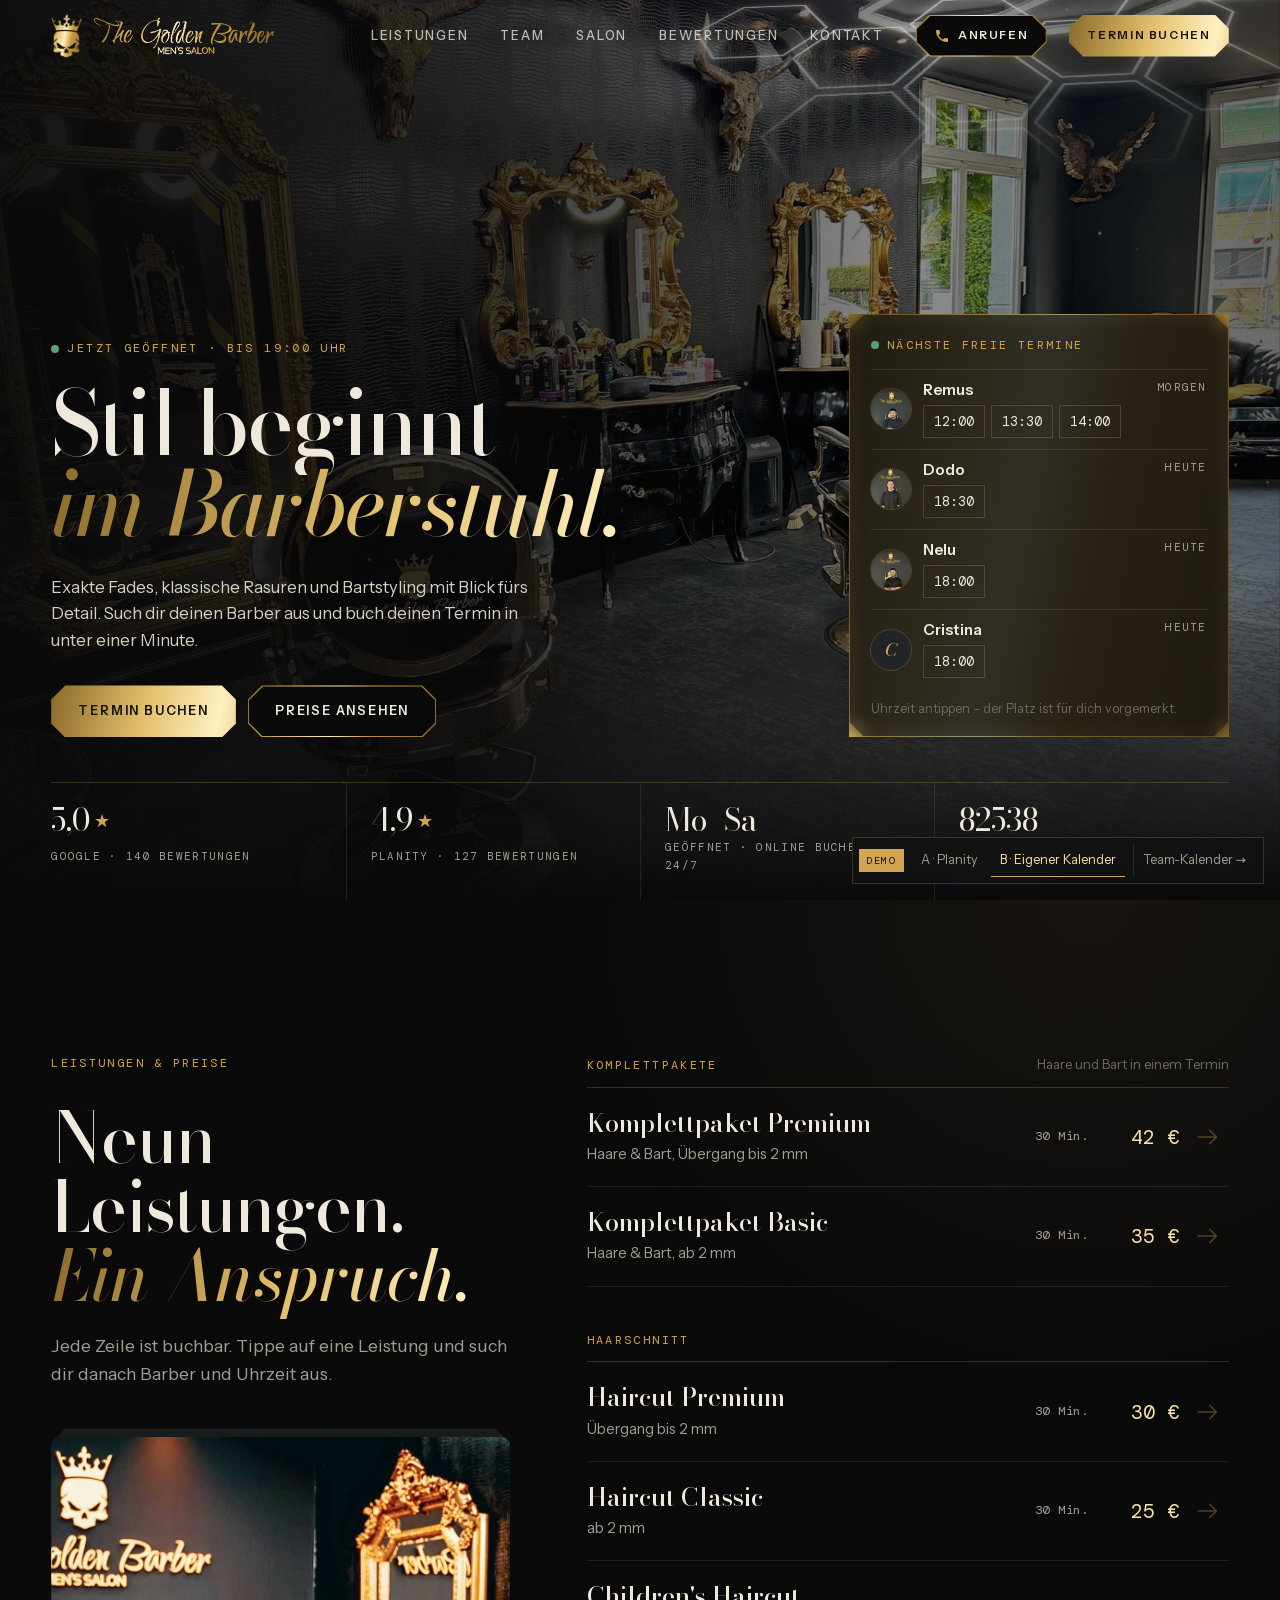
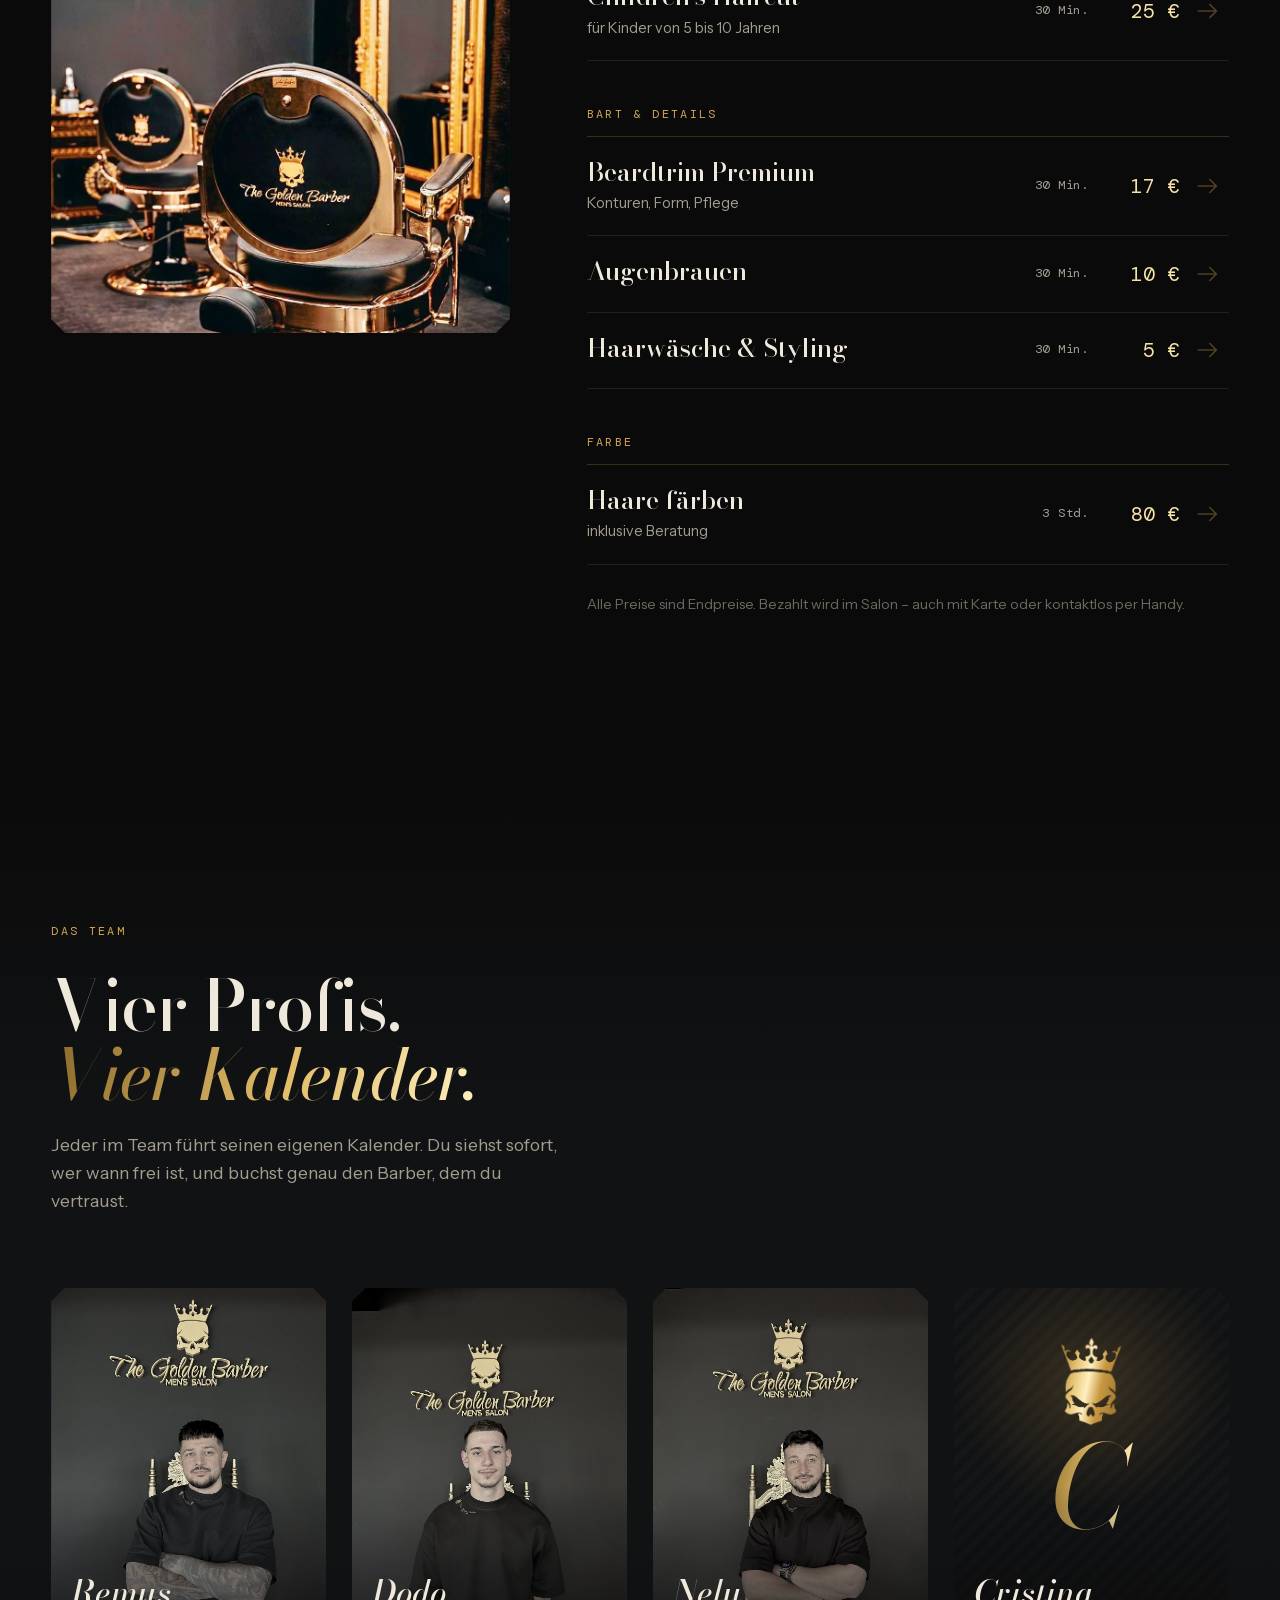
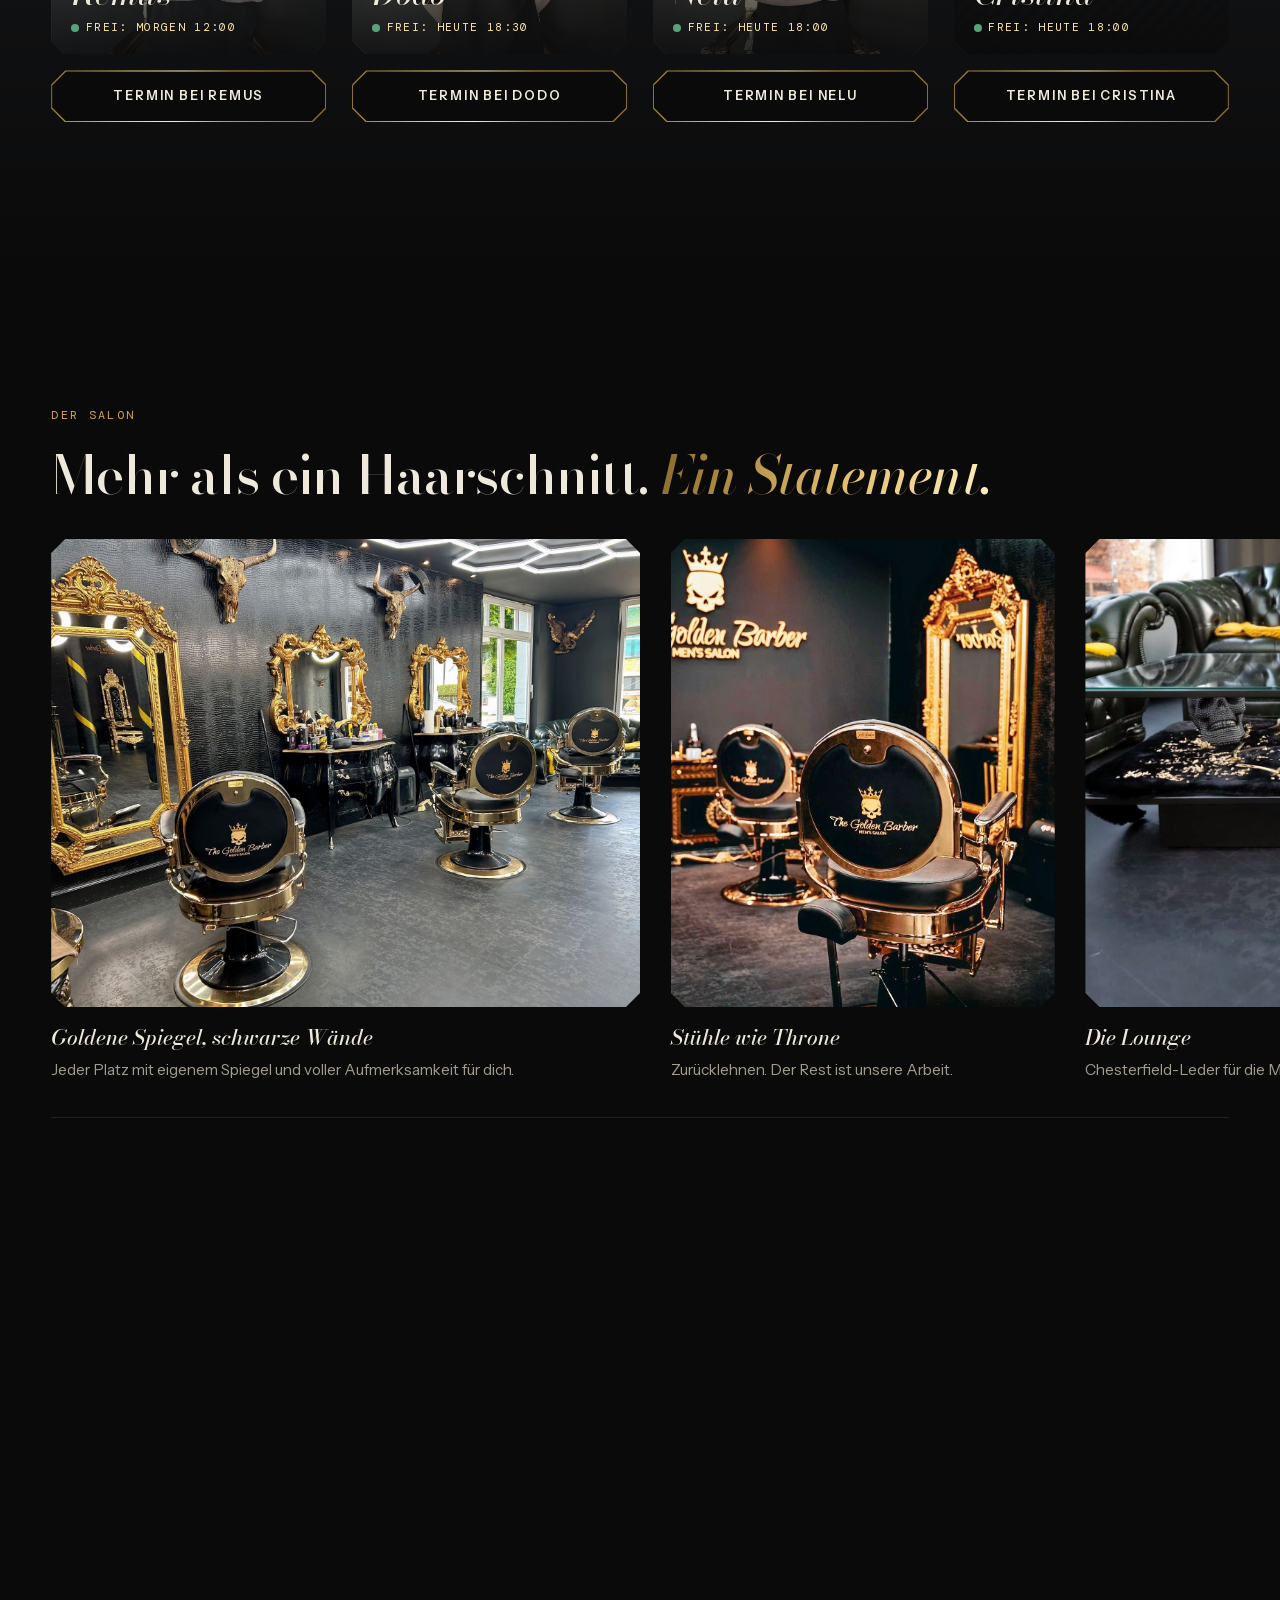
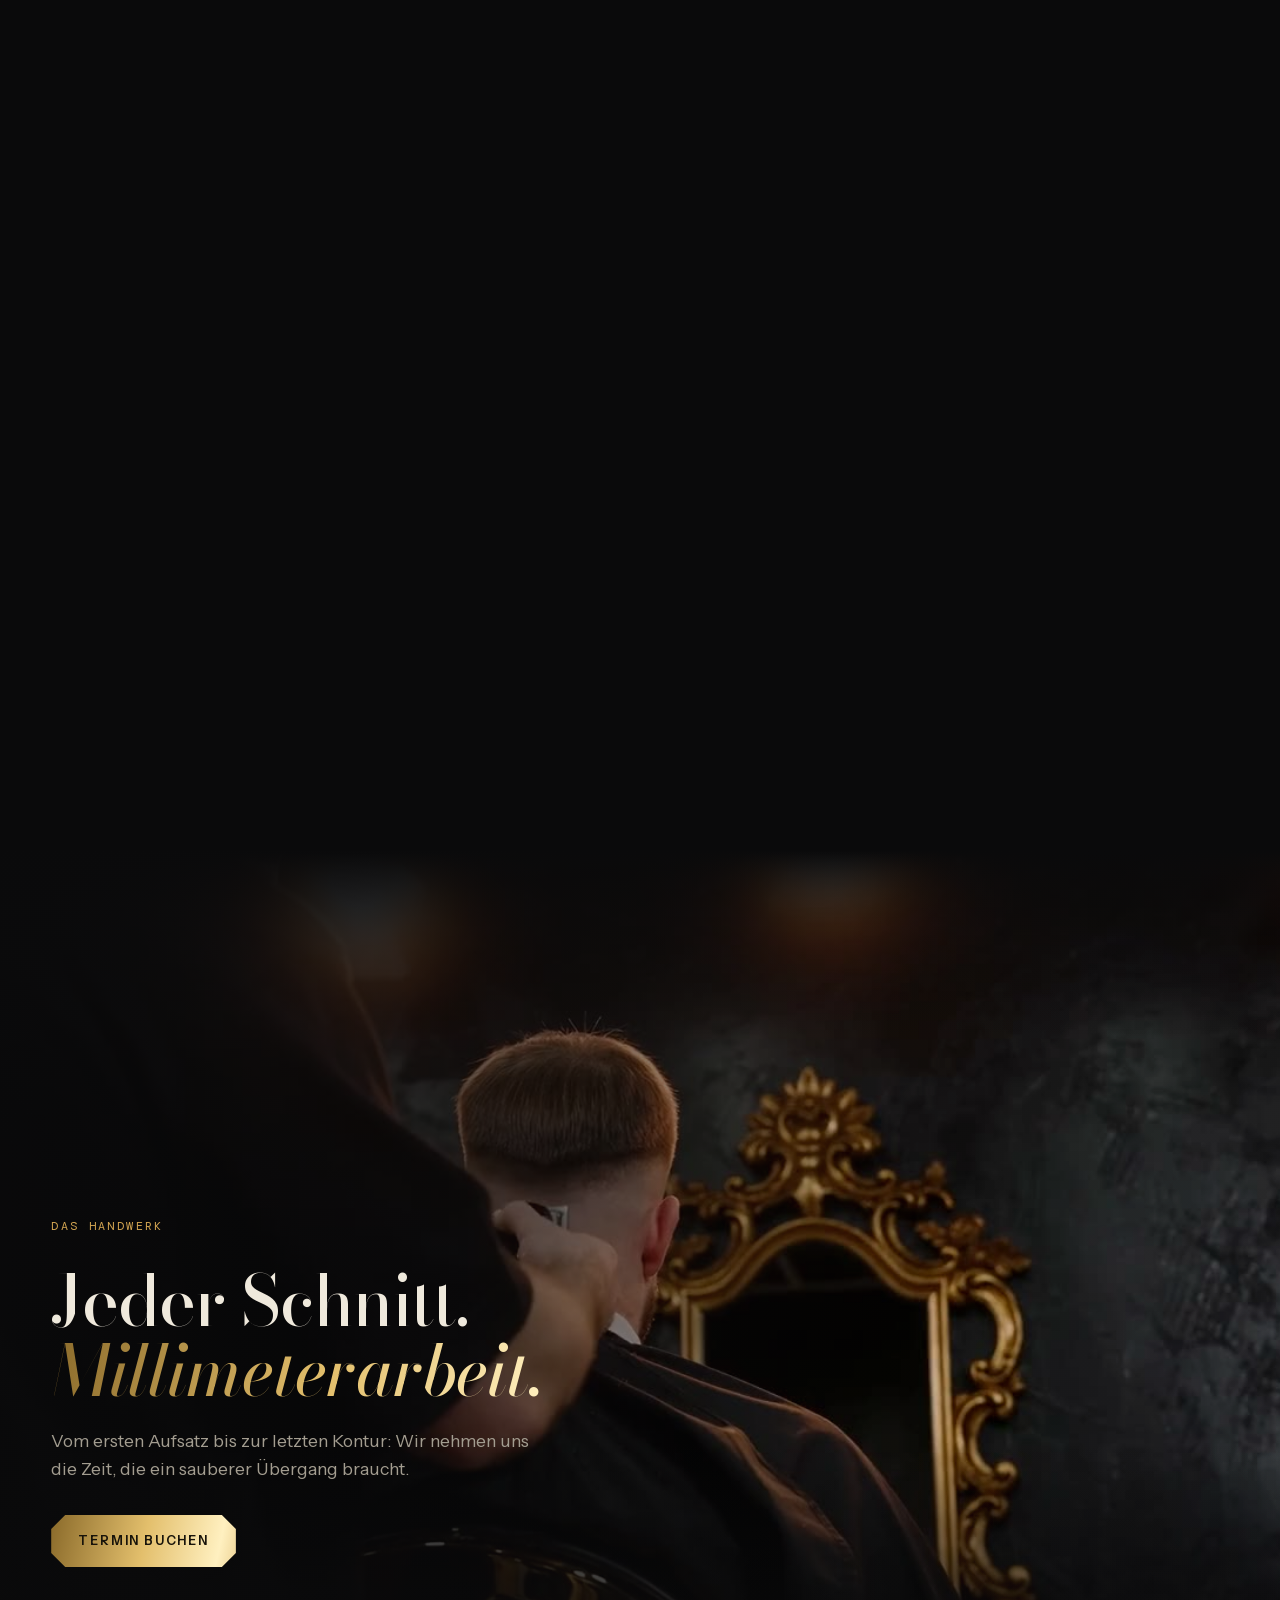
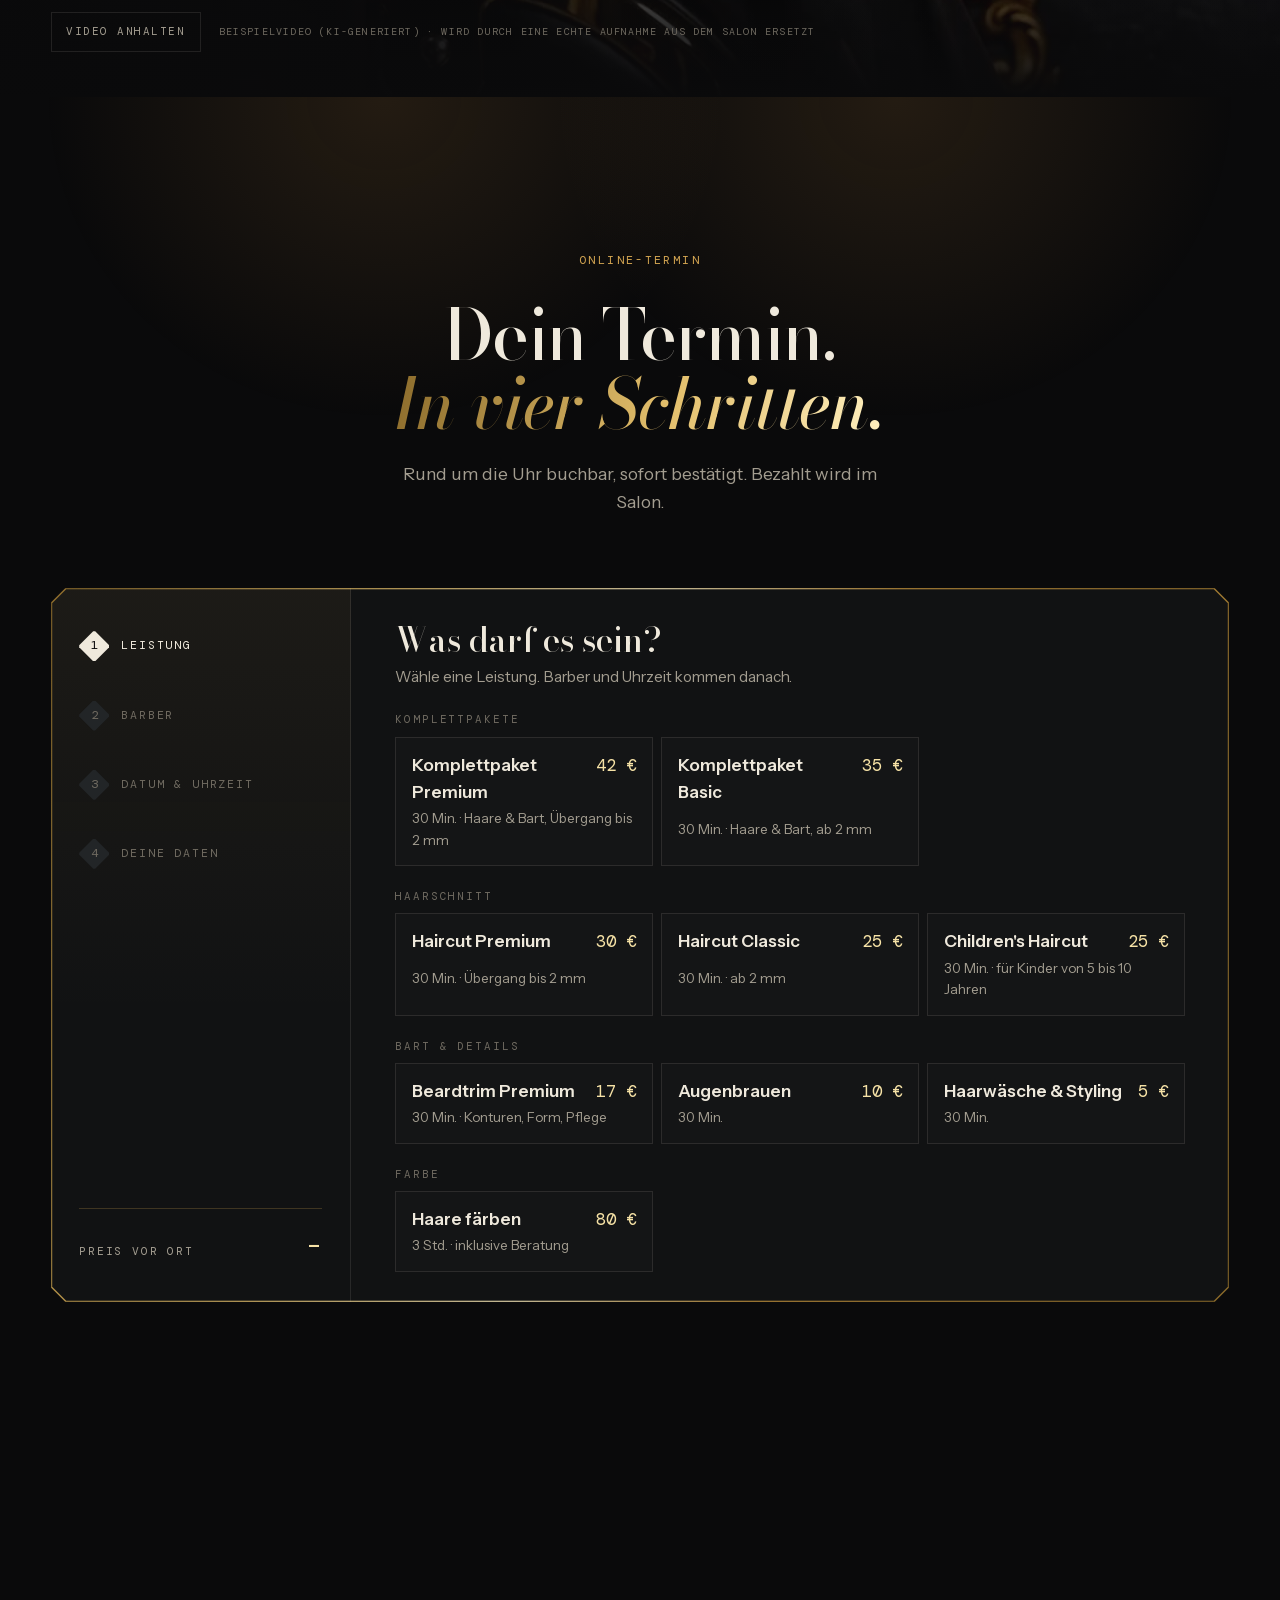
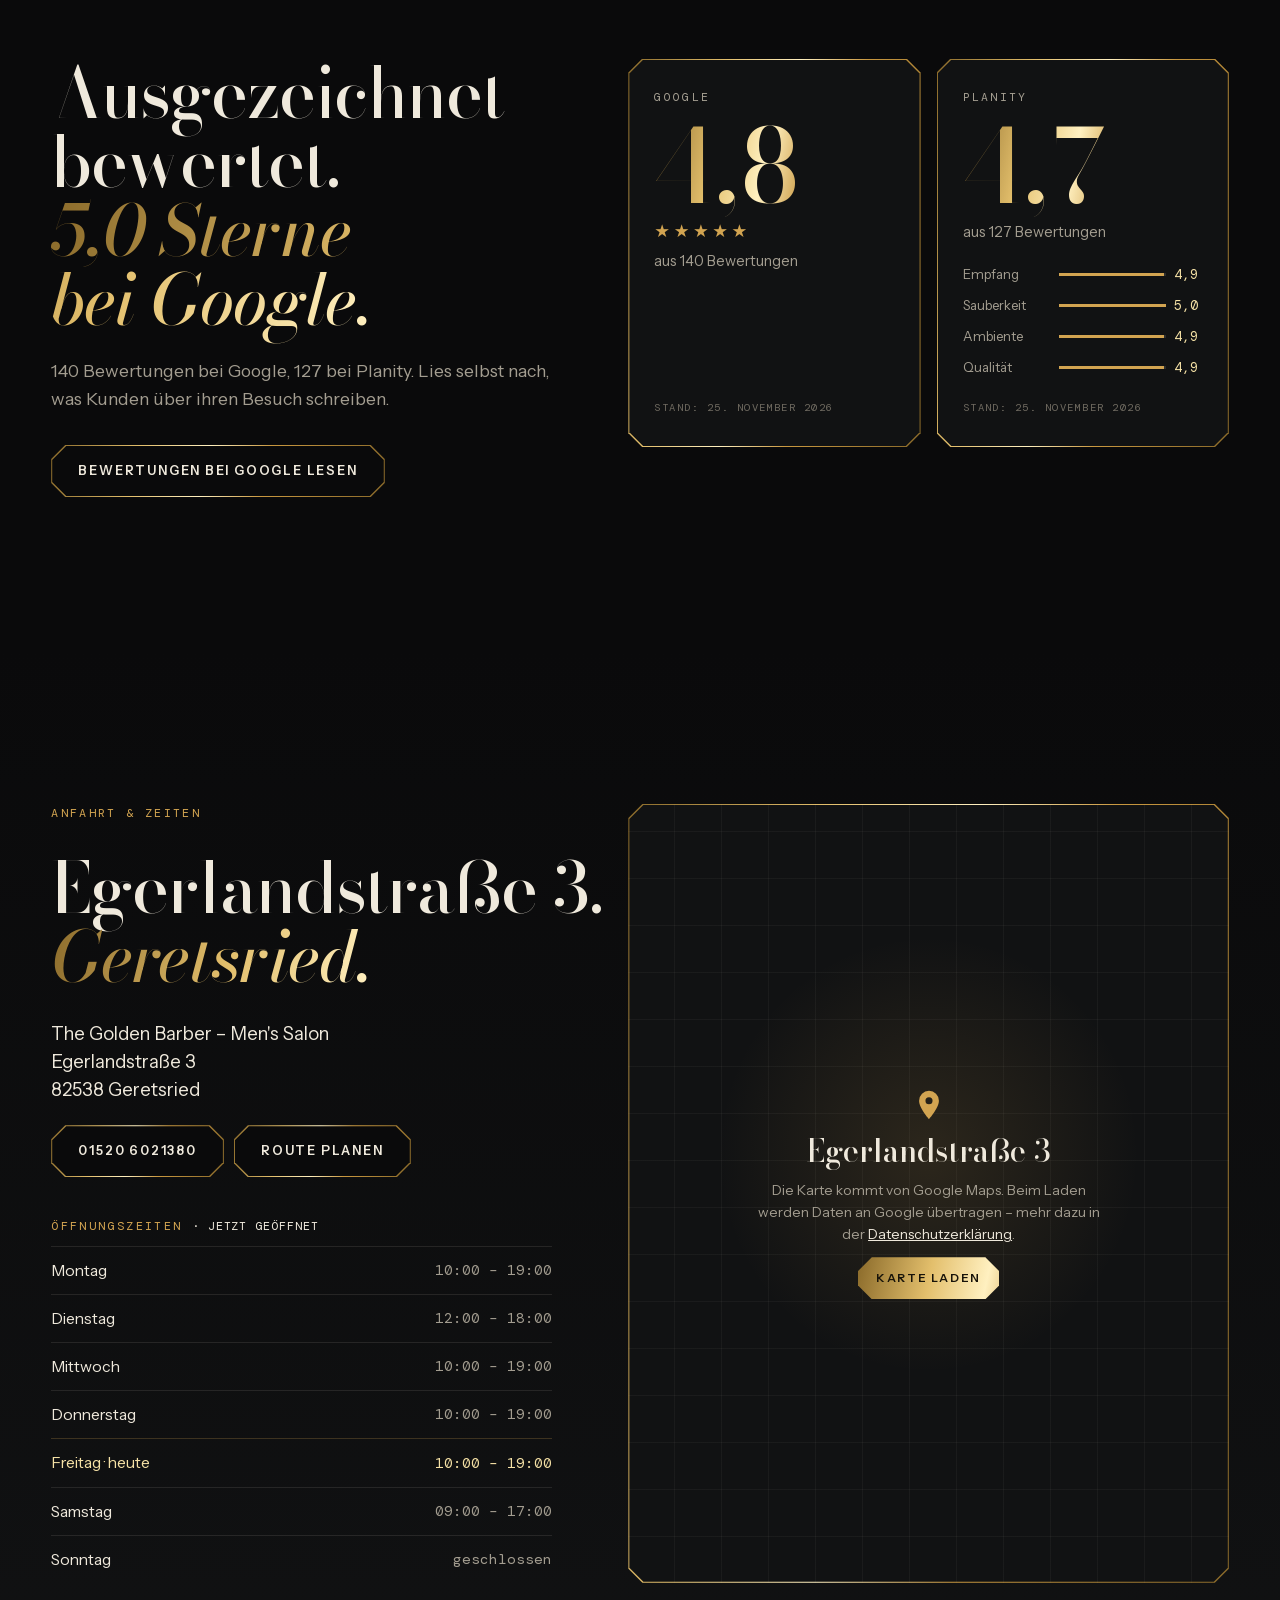
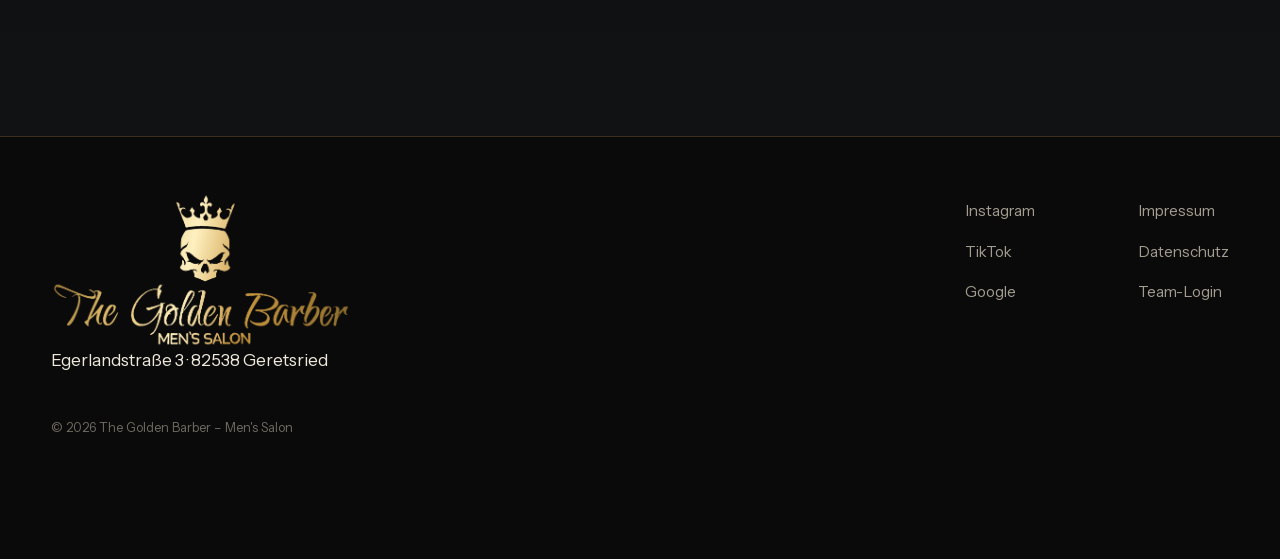
<file: index.html>
<!doctype html>
<html lang="de">
<head>
<meta charset="utf-8">
<meta name="viewport" content="width=device-width, initial-scale=1, viewport-fit=cover">
<title>The Golden Barber – Men's Salon in Geretsried | Termin online buchen</title>
<meta name="description" content="Barbershop in Geretsried: exakte Fades, klassische Rasuren und Bartstyling. Wähle deinen Barber und buche deinen Termin online – rund um die Uhr, sofort bestätigt.">
<meta name="theme-color" content="#0a0a0b">
<!-- Entwurf: vor dem Livegang entfernen -->
<meta name="robots" content="noindex, nofollow">
<link rel="canonical" href="https://thegoldenbarber.de/">
<meta property="og:type" content="website">
<meta property="og:locale" content="de_DE">
<meta property="og:title" content="The Golden Barber – Men's Salon in Geretsried">
<meta property="og:description" content="Stil beginnt im Barberstuhl. Termin online buchen – rund um die Uhr.">
<meta property="og:image" content="https://patriciaamoisei-alt.github.io/golden-barber-entwurf/assets/img/chair.jpg">
<link rel="icon" href="assets/img/favicon.svg" type="image/svg+xml">
<link rel="preload" href="assets/fonts/BodoniModa-normal-400-900.woff2" as="font" type="font/woff2" crossorigin>
<link rel="preload" href="assets/fonts/BodoniModa-italic-400-900.woff2" as="font" type="font/woff2" crossorigin>
<link rel="preload" as="image" href="assets/img/salon-main.jpg" fetchpriority="high">
<script>
(function () {
  var c = document.documentElement.classList, q = new URLSearchParams(location.search), seen = false;
  c.add("js");
  if (q.get("variante") === "a") c.add("var-a");
  try { seen = sessionStorage.getItem("gb_intro") === "1"; } catch (e) {}
  // Logo-Intro: einmal pro Besuch, nicht bei Sprunglinks und nicht bei "Bewegung reduzieren"
  if ((!seen || q.has("intro")) && !location.hash && !matchMedia("(prefers-reduced-motion: reduce)").matches) {
    c.add("intro-on", "intro-lock");
    try { sessionStorage.setItem("gb_intro", "1"); } catch (e) {}
    setTimeout(function () { c.remove("intro-lock"); }, 2300);
    setTimeout(function () { c.add("intro-done"); }, 3200);
  }
})();
</script>
<link rel="preload" as="image" href="assets/img/logo-mask.png" crossorigin>
<link rel="stylesheet" href="assets/css/fonts.css">
<link rel="stylesheet" href="assets/css/site.css">
<script type="application/ld+json">
{
  "@context": "https://schema.org",
  "@type": "BarberShop",
  "name": "The Golden Barber – Men's Salon",
  "image": "https://thegoldenbarber.de/assets/img/chair.jpg",
  "url": "https://thegoldenbarber.de/",
  "telephone": "+4915206021380",
  "priceRange": "€€",
  "address": { "@type": "PostalAddress", "streetAddress": "Egerlandstraße 3", "postalCode": "82538", "addressLocality": "Geretsried", "addressRegion": "BY", "addressCountry": "DE" },
  "openingHoursSpecification": [
    { "@type": "OpeningHoursSpecification", "dayOfWeek": ["Monday", "Wednesday", "Thursday", "Friday"], "opens": "10:00", "closes": "19:00" },
    { "@type": "OpeningHoursSpecification", "dayOfWeek": "Tuesday", "opens": "12:00", "closes": "18:00" },
    { "@type": "OpeningHoursSpecification", "dayOfWeek": "Saturday", "opens": "09:00", "closes": "17:00" }
  ],
  "sameAs": ["https://www.instagram.com/golden.barber.remus/", "https://www.tiktok.com/@thegoldenbarber.bayern"],
  "potentialAction": { "@type": "ReserveAction", "target": "https://thegoldenbarber.de/#termin", "name": "Termin buchen" }
}
</script>
</head>
<body>
<div class="intro" aria-hidden="true">
  <div class="intro__spots"></div>
  <div class="intro__logo"></div>
  <i class="intro__line"></i>
</div>
<a class="skip" href="#termin">Direkt zur Terminbuchung</a>

<nav class="nav" id="nav" aria-label="Hauptnavigation">
  <a class="brand" href="#top" aria-label="The Golden Barber – Startseite">
    <span class="brand__mark" aria-hidden="true"></span><span class="brand__word" aria-hidden="true"></span>
  </a>
  <div class="nav__links" id="navLinks">
    <a href="#leistungen">Leistungen</a>
    <a href="#team">Team</a>
    <a href="#salon">Salon</a>
    <a href="#bewertungen">Bewertungen</a>
    <a href="#kontakt">Kontakt</a>
  </div>
  <a class="btn btn--line btn--sm nav__call" href="tel:+4915206021380" aria-label="Anrufen: 01520 6021380" title="01520 6021380"><svg viewBox="0 0 24 24" width="16" height="16" aria-hidden="true"><path fill="currentColor" d="M6.6 10.8a15.2 15.2 0 0 0 6.6 6.6l2.2-2.2a1 1 0 0 1 1-.25 11.4 11.4 0 0 0 3.6.57 1 1 0 0 1 1 1V20a1 1 0 0 1-1 1A17 17 0 0 1 3 4a1 1 0 0 1 1-1h3.5a1 1 0 0 1 1 1c0 1.25.2 2.45.57 3.57a1 1 0 0 1-.25 1Z"/></svg><span>Anrufen</span></a>
  <a class="btn btn--gold btn--sm nav__cta" href="#termin" data-book>Termin buchen</a>
  <button class="nav__burger" id="burger" aria-expanded="false" aria-controls="navLinks" aria-label="Menü öffnen"><span></span><span></span></button>
</nav>

<header class="hero" id="top">
  <div class="hero__photo" aria-hidden="true"><img src="assets/img/salon-main.jpg" alt="" width="1800" height="1350"></div>
  <svg class="hero__led" id="led" viewBox="0 0 760 360" aria-hidden="true"></svg>
  <canvas class="hero__dust" id="dust" aria-hidden="true"></canvas>
  <div class="hero__shade" aria-hidden="true"></div>

  <div class="hero__grid wrap">
    <div class="hero__copy">
      <p class="eyebrow hero__eyebrow"><span class="live" id="openDot"></span><span id="openText">Men's Salon · Geretsried</span></p>
      <h1 class="hero__title">
        <span class="mask"><span>Stil beginnt</span></span>
        <span class="mask"><span><em class="gold">im Barberstuhl.</em></span></span>
      </h1>
      <p class="hero__lede">Exakte Fades, klassische Rasuren und Bartstyling mit Blick fürs Detail. Such dir deinen Barber aus und buch deinen Termin in unter einer Minute.</p>
      <div class="hero__cta">
        <a class="btn btn--gold" href="#termin" data-book>Termin buchen</a>
        <a class="btn btn--line" href="#leistungen">Preise ansehen</a>
      </div>
    </div>

    <aside class="nextfree oct" aria-labelledby="nfTitle">
      <div class="nextfree__in">
        <p class="eyebrow" id="nfTitle"><span class="live live--on"></span><span id="nfLabel">Nächste freie Termine</span></p>
        <ul class="nextfree__list" id="nextFree"></ul>
        <p class="nextfree__hint" id="nfHint">Uhrzeit antippen – der Platz ist für dich vorgemerkt.</p>
      </div>
    </aside>
  </div>

  <div class="facts wrap" role="list">
    <div class="fact" role="listitem"><span class="fact__num">5,0<i>★</i></span><span class="fact__lbl">Google · 140 Bewertungen</span></div>
    <div class="fact" role="listitem"><span class="fact__num">4,9<i>★</i></span><span class="fact__lbl">Planity · 127 Bewertungen</span></div>
    <div class="fact" role="listitem"><span class="fact__num">Mo–Sa</span><span class="fact__lbl">geöffnet · online buchbar 24/7</span></div>
    <div class="fact" role="listitem"><span class="fact__num">82538</span><span class="fact__lbl">Egerlandstraße 3 · Geretsried</span></div>
  </div>
</header>

<main>
  <!-- ============ LEISTUNGEN ============ -->
  <section class="sec menu" id="leistungen">
    <div class="wrap menu__grid">
      <div class="menu__aside">
        <p class="eyebrow" data-reveal>Leistungen &amp; Preise</p>
        <h2 class="h2" data-reveal>Neun Leistungen. <em class="gold">Ein Anspruch.</em></h2>
        <p class="lead" data-reveal>Jede Zeile ist buchbar. Tippe auf eine Leistung und such dir danach Barber und Uhrzeit aus.</p>
        <figure class="frame frame--tall" data-reveal="curtain">
          <img src="assets/img/chair.jpg" alt="Goldener Barberstuhl mit dem Logo von The Golden Barber vor einem barocken Spiegel" loading="lazy" width="1600" height="1268" data-parallax="0.08">
        </figure>
      </div>
      <div class="menu__list" id="menuList"></div>
    </div>
  </section>

  <!-- ============ TEAM ============ -->
  <section class="sec team" id="team">
    <div class="wrap">
      <header class="sec__head">
        <p class="eyebrow" data-reveal>Das Team</p>
        <h2 class="h2" data-reveal>Vier Profis. <em class="gold">Vier Kalender.</em></h2>
        <p class="lead" data-reveal>Jeder im Team führt seinen eigenen Kalender. Du siehst sofort, wer wann frei ist, und buchst genau den Barber, dem du vertraust.</p>
      </header>
      <div class="team__grid" id="teamGrid"></div>
    </div>
  </section>

  <!-- ============ SALON ============ -->
  <section class="salon" id="salon" aria-labelledby="salonTitle">
    <div class="salon__pin">
      <header class="salon__head wrap">
        <p class="eyebrow">Der Salon</p>
        <h2 class="h2" id="salonTitle">Mehr als ein Haarschnitt. <em class="gold">Ein Statement.</em></h2>
      </header>
      <div class="salon__track" id="salonTrack">
        <figure class="shot shot--wide">
          <div class="frame"><img src="assets/img/salon-main.jpg" alt="Innenraum des Salons mit goldenen Barockspiegeln, schwarzer Wand und drei goldenen Barberstühlen" loading="lazy" width="1800" height="1350"></div>
          <figcaption><b>Goldene Spiegel, schwarze Wände</b><span>Jeder Platz mit eigenem Spiegel und voller Aufmerksamkeit für dich.</span></figcaption>
        </figure>
        <figure class="shot">
          <div class="frame"><img src="assets/img/chair.jpg" alt="Zwei goldene Barberstühle vor dem Wandlogo" loading="lazy" width="1600" height="1268"></div>
          <figcaption><b>Stühle wie Throne</b><span>Zurücklehnen. Der Rest ist unsere Arbeit.</span></figcaption>
        </figure>
        <figure class="shot shot--wide">
          <div class="frame"><img src="assets/img/lounge.jpg" alt="Wartebereich mit grünen Chesterfield-Sofas und Glastisch" loading="lazy" width="1600" height="1064"></div>
          <figcaption><b>Die Lounge</b><span>Chesterfield-Leder für die Minuten vor deinem Termin.</span></figcaption>
        </figure>
        <figure class="shot">
          <div class="frame"><img src="assets/img/logo-wall.jpg" alt="Goldenes Wandlogo: Totenkopf mit Krone und Schriftzug The Golden Barber Men's Salon" loading="lazy" width="1600" height="1109"></div>
          <figcaption><b>Das Zeichen</b><span>Krone, Schädel, Gold. Seit 2023 in Geretsried.</span></figcaption>
        </figure>
        <div class="shot shot--cta">
          <p class="h3">Dein Platz ist frei.</p>
          <a class="btn btn--gold" href="#termin" data-book>Termin buchen</a>
        </div>
      </div>
      <div class="salon__bar" aria-hidden="true"><i id="salonBar"></i></div>
    </div>
  </section>

  <!-- ============ HANDWERK (Video) ============ -->
  <section class="craft" id="handwerk" aria-labelledby="craftTitle">
    <div class="craft__media" aria-hidden="true">
      <video class="craft__video" id="craftVideo" muted loop playsinline preload="none" poster="assets/video/fade-poster.jpg?v=2" data-src="assets/video/fade.mp4?v=2"></video>
    </div>
    <div class="craft__shade" aria-hidden="true"></div>
    <div class="wrap craft__in">
      <p class="eyebrow" data-reveal>Das Handwerk</p>
      <h2 class="h2" id="craftTitle" data-reveal>Jeder Schnitt. <em class="gold">Millimeterarbeit.</em></h2>
      <p class="lead" data-reveal>Vom ersten Aufsatz bis zur letzten Kontur: Wir nehmen uns die Zeit, die ein sauberer Übergang braucht.</p>
      <a class="btn btn--gold" href="#termin" data-book data-reveal>Termin buchen</a>
    </div>
    <div class="wrap craft__foot">
      <button class="craft__toggle" id="craftToggle" type="button" aria-pressed="false" hidden>Video anhalten</button>
      <p class="craft__note">Beispielvideo (KI-generiert) · wird durch eine echte Aufnahme aus dem Salon ersetzt</p>
    </div>
  </section>

  <!-- ============ BUCHUNG ============ -->
  <section class="sec book" id="termin" aria-labelledby="bookTitle">
    <div class="wrap">
      <header class="sec__head sec__head--center">
        <p class="eyebrow" data-reveal>Online-Termin</p>
        <h2 class="h2" id="bookTitle" data-reveal>Dein Termin. <em class="gold nb">In vier Schritten.</em></h2>
        <p class="lead" id="bookLead" data-reveal>Rund um die Uhr buchbar, sofort bestätigt. Bezahlt wird im Salon.</p>
      </header>
      <div class="booking oct" data-reveal>
        <div class="booking__in" id="booking" aria-live="polite"></div>
      </div>
    </div>
  </section>

  <!-- ============ BEWERTUNGEN ============ -->
  <section class="sec rev" id="bewertungen">
    <div class="wrap rev__grid">
      <div>
        <p class="eyebrow" data-reveal>Bewertungen</p>
        <h2 class="h2" data-reveal>Ausgezeichnet bewertet. <em class="gold">5,0 Sterne bei Google.</em></h2>
        <p class="lead" data-reveal>140 Bewertungen bei Google, 127 bei Planity. Lies selbst nach, was Kunden über ihren Besuch schreiben.</p>
        <a class="btn btn--line" data-reveal href="https://www.google.com/search?q=The+Golden+Barber+Men%27s+Salon+Geretsried+Bewertungen" target="_blank" rel="noopener">Bewertungen bei Google lesen</a>
      </div>
      <div class="rev__cards">
        <article class="score oct" data-reveal>
          <div class="score__in">
            <p class="score__src">Google</p>
            <p class="score__num"><span data-count="5.0">5,0</span></p>
            <p class="stars" aria-label="5 von 5 Sternen">★★★★★</p>
            <p class="score__sub">aus 140 Bewertungen</p>
            <p class="score__date">Stand: 25. November 2026</p>
          </div>
        </article>
        <article class="score oct" data-reveal>
          <div class="score__in">
            <p class="score__src">Planity</p>
            <p class="score__num"><span data-count="4.9">4,9</span></p>
            <p class="score__sub">aus 127 Bewertungen</p>
            <dl class="bars">
              <div><dt>Empfang</dt><dd><i style="--v:.98"></i><b>4,9</b></dd></div>
              <div><dt>Sauberkeit</dt><dd><i style="--v:1"></i><b>5,0</b></dd></div>
              <div><dt>Ambiente</dt><dd><i style="--v:.98"></i><b>4,9</b></dd></div>
              <div><dt>Qualität</dt><dd><i style="--v:.98"></i><b>4,9</b></dd></div>
            </dl>
            <p class="score__date">Stand: 25. November 2026</p>
          </div>
        </article>
      </div>
    </div>
  </section>

  <!-- ============ KONTAKT ============ -->
  <section class="sec contact" id="kontakt">
    <div class="wrap contact__grid">
      <div class="contact__info">
        <p class="eyebrow" data-reveal>Anfahrt &amp; Zeiten</p>
        <h2 class="h2" data-reveal>Egerlandstraße&nbsp;3. <em class="gold">Geretsried.</em></h2>
        <address class="contact__addr" data-reveal>
          The Golden Barber – Men's Salon<br>Egerlandstraße 3<br>82538 Geretsried
        </address>
        <div class="contact__actions" data-reveal>
          <a class="btn btn--line" href="tel:+4915206021380">01520 6021380</a>
          <a class="btn btn--line" href="https://www.google.com/maps/dir/?api=1&destination=Egerlandstra%C3%9Fe+3%2C+82538+Geretsried" target="_blank" rel="noopener">Route planen</a>
        </div>
        <table class="hours" data-reveal>
          <caption class="eyebrow">Öffnungszeiten <span id="hoursState"></span></caption>
          <tbody id="hoursBody"></tbody>
        </table>
      </div>
      <div class="map oct" data-reveal="curtain">
        <div class="map__in" id="map">
          <div class="map__ph">
            <svg viewBox="0 0 24 24" width="34" height="34" aria-hidden="true"><path fill="currentColor" d="M12 2a7 7 0 0 0-7 7c0 5.2 7 13 7 13s7-7.8 7-13a7 7 0 0 0-7-7Zm0 9.5A2.5 2.5 0 1 1 12 6.5a2.5 2.5 0 0 1 0 5Z"/></svg>
            <p class="h3">Egerlandstraße 3</p>
            <p class="map__txt">Die Karte kommt von Google Maps. Beim Laden werden Daten an Google übertragen – mehr dazu in der <a href="datenschutz.html">Datenschutzerklärung</a>.</p>
            <button class="btn btn--gold btn--sm" id="mapLoad" type="button">Karte laden</button>
          </div>
        </div>
      </div>
    </div>
  </section>
</main>

<footer class="foot">
  <div class="wrap foot__grid">
    <div>
      <span class="foot__logo" role="img" aria-label="The Golden Barber – Men's Salon"></span>
      <p class="foot__claim">Egerlandstraße 3 · 82538 Geretsried</p>
    </div>
    <nav aria-label="Social Media" class="foot__col">
      <a href="https://www.instagram.com/golden.barber.remus/" target="_blank" rel="noopener">Instagram</a>
      <a href="https://www.tiktok.com/@thegoldenbarber.bayern" target="_blank" rel="noopener">TikTok</a>
      <a href="https://www.google.com/search?q=The+Golden+Barber+Men%27s+Salon+Geretsried" target="_blank" rel="noopener">Google</a>
    </nav>
    <nav aria-label="Rechtliches" class="foot__col">
      <a href="impressum.html">Impressum</a>
      <a href="datenschutz.html">Datenschutz</a>
      <a href="team.html">Team-Login</a>
    </nav>
  </div>
  <p class="wrap foot__legal">© 2026 The Golden Barber – Men's Salon</p>
</footer>

<div class="dock" id="dock">
  <a class="btn btn--gold" href="#termin" data-book>Termin buchen</a>
  <a class="dock__call" href="tel:+4915206021380" aria-label="Im Salon anrufen"><svg viewBox="0 0 24 24" width="20" height="20" aria-hidden="true"><path fill="currentColor" d="M6.6 10.8a15.2 15.2 0 0 0 6.6 6.6l2.2-2.2a1 1 0 0 1 1-.25 11.4 11.4 0 0 0 3.6.57 1 1 0 0 1 1 1V20a1 1 0 0 1-1 1A17 17 0 0 1 3 4a1 1 0 0 1 1-1h3.5a1 1 0 0 1 1 1c0 1.25.2 2.45.57 3.57a1 1 0 0 1-.25 1Z"/></svg></a>
</div>

<div class="demo" title="Nur in der Präsentation sichtbar">
  <span class="demo__tag">Demo</span>
  <a href="index.html?variante=a#termin" data-var="a">A · Planity</a>
  <a href="index.html#termin" data-var="b">B · Eigener Kalender</a>
  <a class="demo__team" href="team.html">Team-Kalender →</a>
</div>

<script type="module" src="assets/js/site.js"></script>
<script type="module" src="assets/js/booking.js"></script>
</body>
</html>
</file>
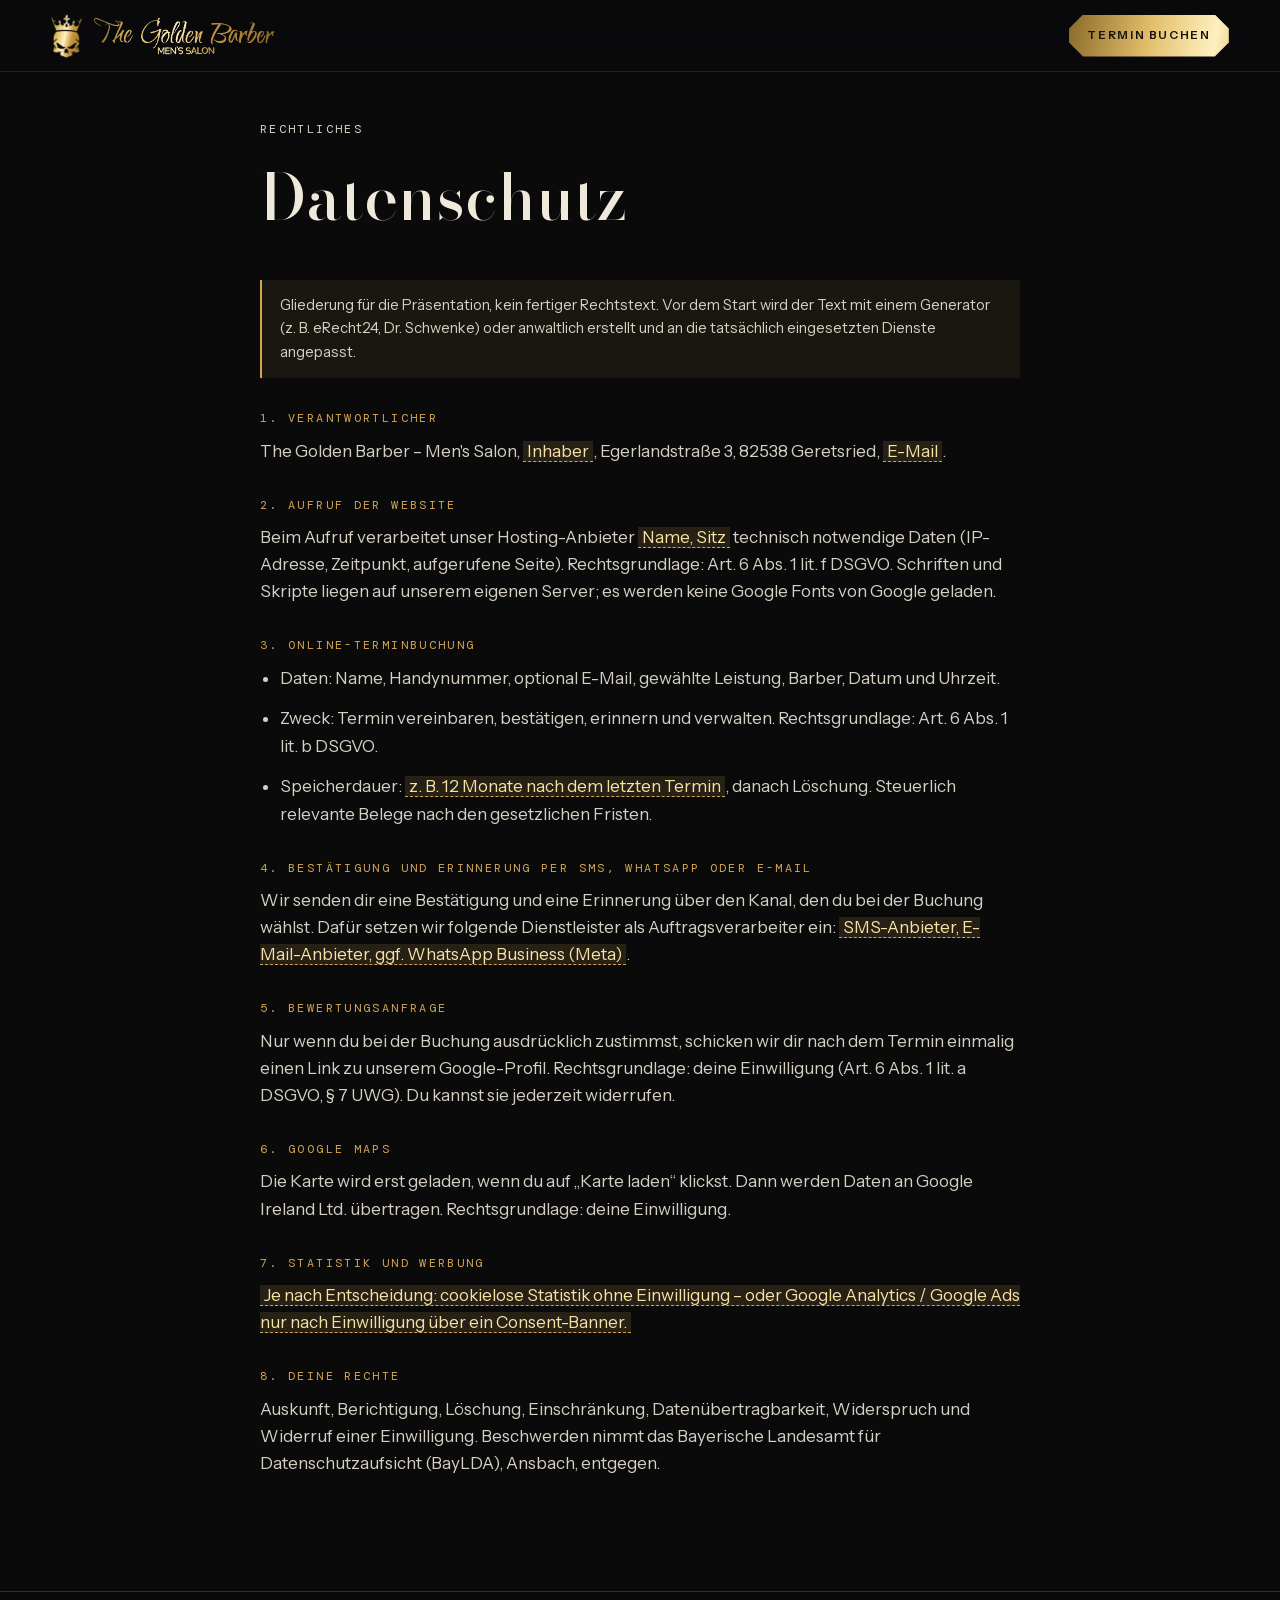
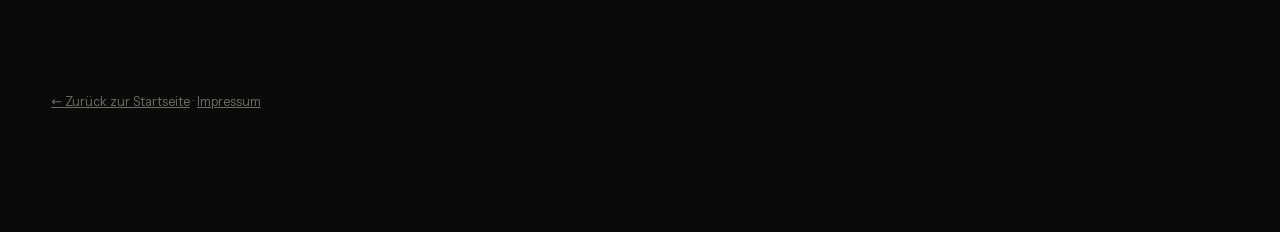
<file: datenschutz.html>
<!doctype html>
<html lang="de">
<head>
<meta charset="utf-8">
<meta name="viewport" content="width=device-width, initial-scale=1">
<title>Datenschutz · The Golden Barber</title>
<meta name="robots" content="noindex">
<link rel="icon" href="assets/img/favicon.svg" type="image/svg+xml">
<link rel="stylesheet" href="assets/css/fonts.css">
<link rel="stylesheet" href="assets/css/site.css">
<style>
  .legal { padding: 120px 0 100px; max-width: 760px; }
  .legal h1 { font-family: var(--f-display); font-weight: 500; font-size: clamp(2.4rem, 6vw, 4rem); line-height: 1; margin: 0.4em 0 0.8em; }
  .legal h2 { font-family: var(--f-mono); font-size: 0.74rem; letter-spacing: 0.2em; text-transform: uppercase; color: var(--gold); font-weight: 400; margin: 2.6em 0 0.8em; }
  .legal p, .legal li { color: #d6d0c3; margin-bottom: 0.8em; }
  .legal ul { list-style: disc; padding-left: 1.2em; }
  .todo { background: rgba(210, 164, 81, 0.14); border-bottom: 1px dashed var(--gold); padding: 0 4px; color: var(--gold-hi); }
  .legal__note { border-left: 2px solid var(--gold); background: rgba(210, 164, 81, 0.08); padding: 14px 18px; font-size: 0.92rem; }
</style>
</head>
<body>
<nav class="nav is-solid" aria-label="Hauptnavigation">
  <a class="brand" href="index.html" aria-label="The Golden Barber – Startseite"><span class="brand__mark" aria-hidden="true"></span><span class="brand__word" aria-hidden="true"></span></a>
  <a class="btn btn--gold btn--sm" href="index.html#termin">Termin buchen</a>
</nav>
<main class="wrap legal">
  <p class="eyebrow">Rechtliches</p>
  <h1>Datenschutz</h1>
  <p class="legal__note">Gliederung für die Präsentation, kein fertiger Rechtstext. Vor dem Start wird der Text mit einem Generator (z. B. eRecht24, Dr. Schwenke) oder anwaltlich erstellt und an die tatsächlich eingesetzten Dienste angepasst.</p>

  <h2>1. Verantwortlicher</h2>
  <p>The Golden Barber – Men's Salon, <span class="todo">Inhaber</span>, Egerlandstraße 3, 82538 Geretsried, <span class="todo">E-Mail</span>.</p>

  <h2>2. Aufruf der Website</h2>
  <p>Beim Aufruf verarbeitet unser Hosting-Anbieter <span class="todo">Name, Sitz</span> technisch notwendige Daten (IP-Adresse, Zeitpunkt, aufgerufene Seite). Rechtsgrundlage: Art. 6 Abs. 1 lit. f DSGVO. Schriften und Skripte liegen auf unserem eigenen Server; es werden keine Google Fonts von Google geladen.</p>

  <h2>3. Online-Terminbuchung</h2>
  <ul>
    <li>Daten: Name, Handynummer, optional E-Mail, gewählte Leistung, Barber, Datum und Uhrzeit.</li>
    <li>Zweck: Termin vereinbaren, bestätigen, erinnern und verwalten. Rechtsgrundlage: Art. 6 Abs. 1 lit. b DSGVO.</li>
    <li>Speicherdauer: <span class="todo">z. B. 12 Monate nach dem letzten Termin</span>, danach Löschung. Steuerlich relevante Belege nach den gesetzlichen Fristen.</li>
  </ul>

  <h2>4. Bestätigung und Erinnerung per SMS, WhatsApp oder E-Mail</h2>
  <p>Wir senden dir eine Bestätigung und eine Erinnerung über den Kanal, den du bei der Buchung wählst. Dafür setzen wir folgende Dienstleister als Auftragsverarbeiter ein: <span class="todo">SMS-Anbieter, E-Mail-Anbieter, ggf. WhatsApp Business (Meta)</span>.</p>

  <h2>5. Bewertungsanfrage</h2>
  <p>Nur wenn du bei der Buchung ausdrücklich zustimmst, schicken wir dir nach dem Termin einmalig einen Link zu unserem Google-Profil. Rechtsgrundlage: deine Einwilligung (Art. 6 Abs. 1 lit. a DSGVO, § 7 UWG). Du kannst sie jederzeit widerrufen.</p>

  <h2>6. Google Maps</h2>
  <p>Die Karte wird erst geladen, wenn du auf „Karte laden“ klickst. Dann werden Daten an Google Ireland Ltd. übertragen. Rechtsgrundlage: deine Einwilligung.</p>

  <h2>7. Statistik und Werbung</h2>
  <p><span class="todo">Je nach Entscheidung: cookielose Statistik ohne Einwilligung – oder Google Analytics / Google Ads nur nach Einwilligung über ein Consent-Banner.</span></p>

  <h2>8. Deine Rechte</h2>
  <p>Auskunft, Berichtigung, Löschung, Einschränkung, Datenübertragbarkeit, Widerspruch und Widerruf einer Einwilligung. Beschwerden nimmt das Bayerische Landesamt für Datenschutzaufsicht (BayLDA), Ansbach, entgegen.</p>
</main>
<footer class="foot"><p class="wrap foot__legal"><a href="index.html">← Zurück zur Startseite</a> · <a href="impressum.html">Impressum</a></p></footer>
</body>
</html>
</file>
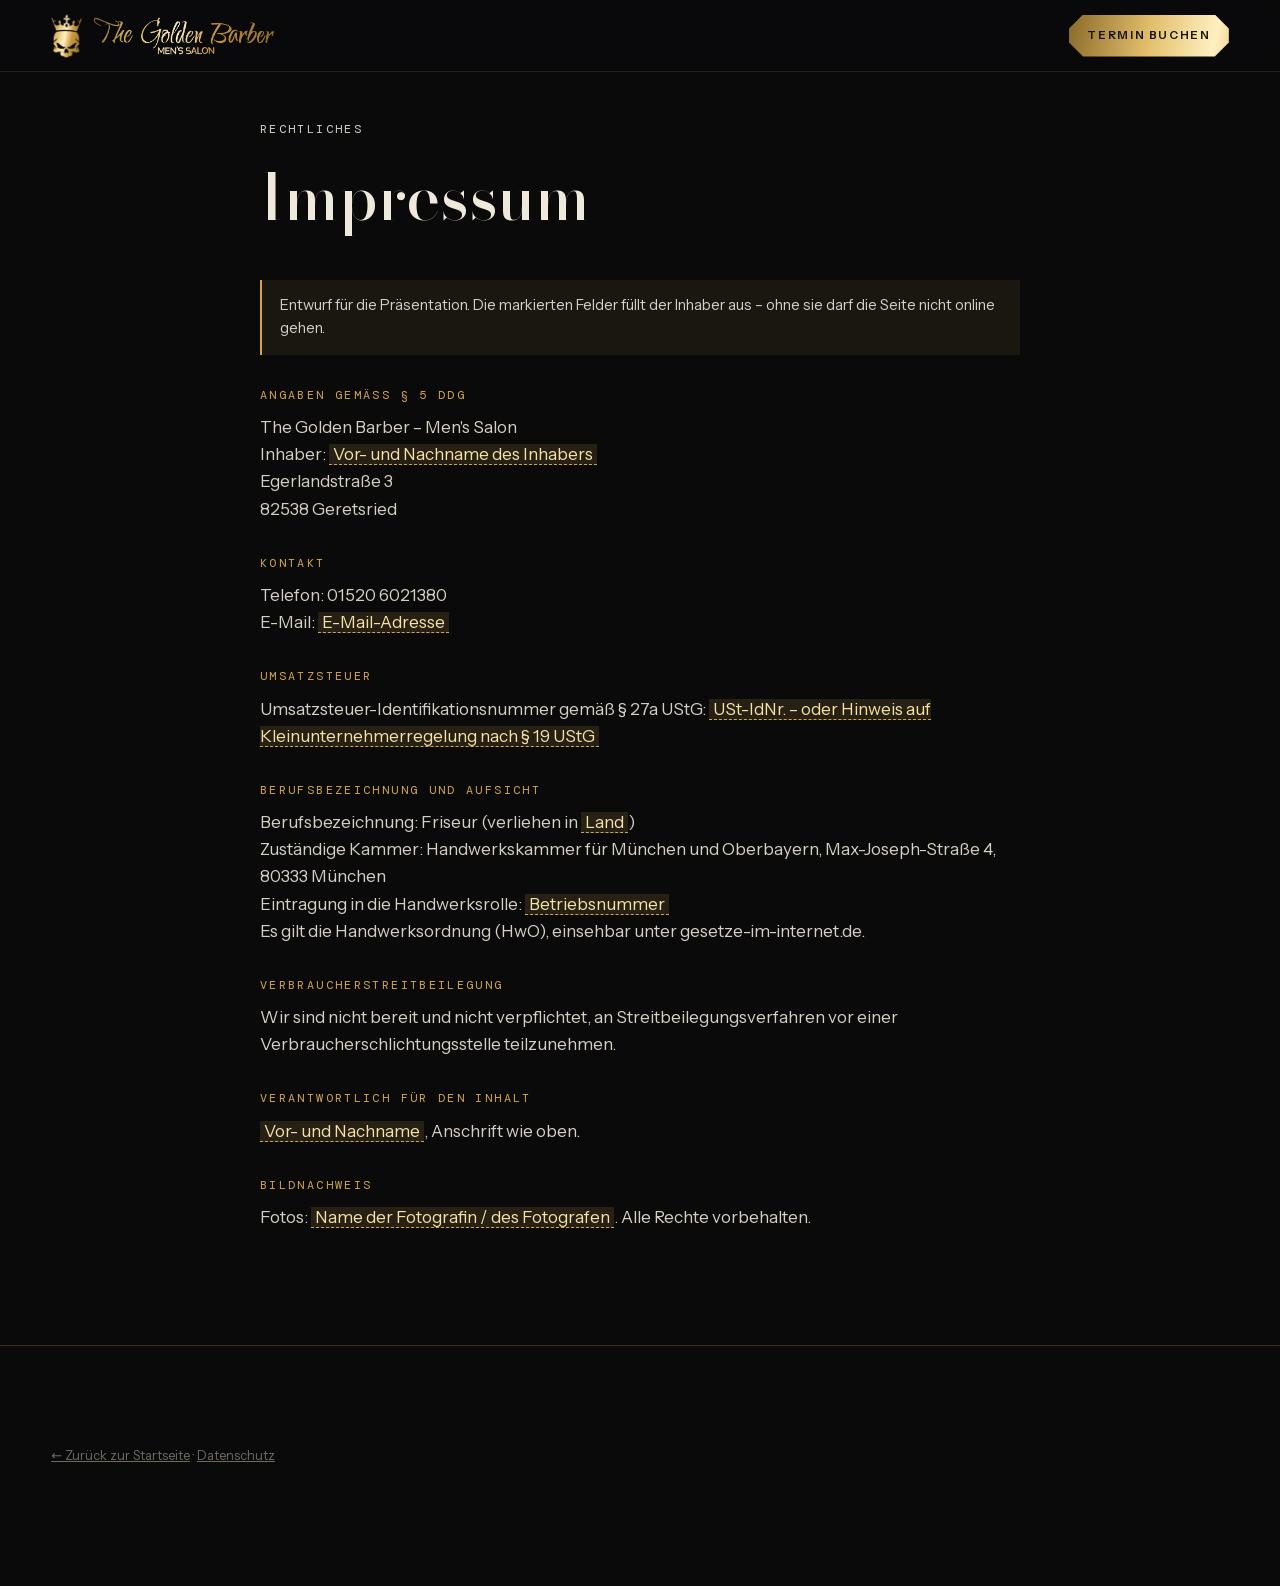
<file: impressum.html>
<!doctype html>
<html lang="de">
<head>
<meta charset="utf-8">
<meta name="viewport" content="width=device-width, initial-scale=1">
<title>Impressum · The Golden Barber</title>
<meta name="robots" content="noindex">
<link rel="icon" href="assets/img/favicon.svg" type="image/svg+xml">
<link rel="stylesheet" href="assets/css/fonts.css">
<link rel="stylesheet" href="assets/css/site.css">
<style>
  .legal { padding: 120px 0 100px; max-width: 760px; }
  .legal h1 { font-family: var(--f-display); font-weight: 500; font-size: clamp(2.4rem, 6vw, 4rem); line-height: 1; margin: 0.4em 0 0.8em; }
  .legal h2 { font-family: var(--f-mono); font-size: 0.74rem; letter-spacing: 0.2em; text-transform: uppercase; color: var(--gold); font-weight: 400; margin: 2.6em 0 0.8em; }
  .legal p, .legal li { color: #d6d0c3; margin-bottom: 0.8em; }
  .legal ul { list-style: disc; padding-left: 1.2em; }
  .todo { background: rgba(210, 164, 81, 0.14); border-bottom: 1px dashed var(--gold); padding: 0 4px; color: var(--gold-hi); }
  .legal__note { border-left: 2px solid var(--gold); background: rgba(210, 164, 81, 0.08); padding: 14px 18px; font-size: 0.92rem; }
</style>
</head>
<body>
<nav class="nav is-solid" aria-label="Hauptnavigation">
  <a class="brand" href="index.html" aria-label="The Golden Barber – Startseite"><span class="brand__mark" aria-hidden="true"></span><span class="brand__word" aria-hidden="true"></span></a>
  <a class="btn btn--gold btn--sm" href="index.html#termin">Termin buchen</a>
</nav>
<main class="wrap legal">
  <p class="eyebrow">Rechtliches</p>
  <h1>Impressum</h1>
  <p class="legal__note">Entwurf für die Präsentation. Die markierten Felder füllt der Inhaber aus – ohne sie darf die Seite nicht online gehen.</p>

  <h2>Angaben gemäß § 5 DDG</h2>
  <p>The Golden Barber – Men's Salon<br>
  Inhaber: <span class="todo">Vor- und Nachname des Inhabers</span><br>
  Egerlandstraße 3<br>82538 Geretsried</p>

  <h2>Kontakt</h2>
  <p>Telefon: 01520 6021380<br>E-Mail: <span class="todo">E-Mail-Adresse</span></p>

  <h2>Umsatzsteuer</h2>
  <p>Umsatzsteuer-Identifikationsnummer gemäß § 27a UStG: <span class="todo">USt-IdNr. – oder Hinweis auf Kleinunternehmerregelung nach § 19 UStG</span></p>

  <h2>Berufsbezeichnung und Aufsicht</h2>
  <p>Berufsbezeichnung: Friseur (verliehen in <span class="todo">Land</span>)<br>
  Zuständige Kammer: Handwerkskammer für München und Oberbayern, Max-Joseph-Straße 4, 80333 München<br>
  Eintragung in die Handwerksrolle: <span class="todo">Betriebsnummer</span><br>
  Es gilt die Handwerksordnung (HwO), einsehbar unter gesetze-im-internet.de.</p>

  <h2>Verbraucherstreitbeilegung</h2>
  <p>Wir sind nicht bereit und nicht verpflichtet, an Streitbeilegungsverfahren vor einer Verbraucherschlichtungsstelle teilzunehmen.</p>

  <h2>Verantwortlich für den Inhalt</h2>
  <p><span class="todo">Vor- und Nachname</span>, Anschrift wie oben.</p>

  <h2>Bildnachweis</h2>
  <p>Fotos: <span class="todo">Name der Fotografin / des Fotografen</span>. Alle Rechte vorbehalten.</p>
</main>
<footer class="foot"><p class="wrap foot__legal"><a href="index.html">← Zurück zur Startseite</a> · <a href="datenschutz.html">Datenschutz</a></p></footer>
</body>
</html>
</file>
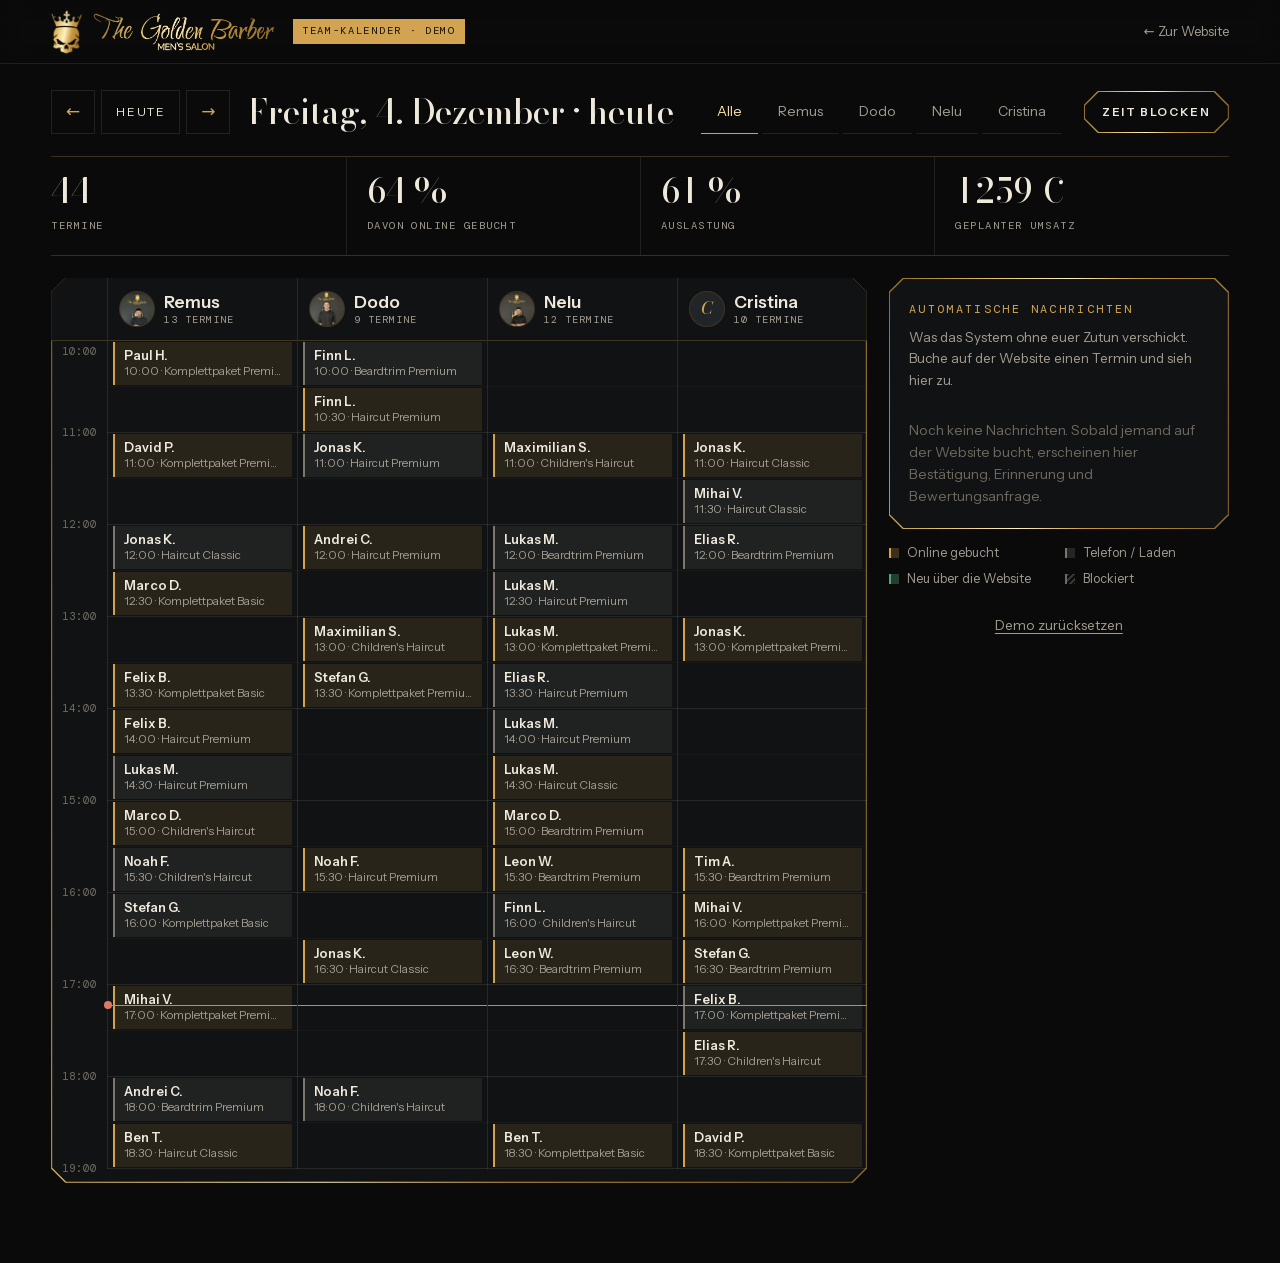
<file: team.html>
<!doctype html>
<html lang="de">
<head>
<meta charset="utf-8">
<meta name="viewport" content="width=device-width, initial-scale=1, viewport-fit=cover">
<title>Team-Kalender · The Golden Barber</title>
<meta name="robots" content="noindex, nofollow">
<meta name="theme-color" content="#0a0a0b">
<link rel="icon" href="assets/img/favicon.svg" type="image/svg+xml">
<link rel="stylesheet" href="assets/css/fonts.css">
<link rel="stylesheet" href="assets/css/site.css">
<link rel="stylesheet" href="assets/css/team.css">
</head>
<body class="tk">
<header class="tk-top">
  <a class="brand" href="index.html" aria-label="Zur Website">
    <span class="brand__mark" aria-hidden="true"></span><span class="brand__word" aria-hidden="true"></span>
  </a>
  <span class="tk-badge">Team-Kalender · Demo</span>
  <a class="tk-toplink" href="index.html">← Zur Website</a>
</header>

<main class="tk-main">
  <section class="tk-bar" aria-label="Kalender steuern">
    <div class="tk-date">
      <button class="tk-ico" id="prev" type="button" aria-label="Vorheriger Tag">←</button>
      <button class="tk-today" id="today" type="button">Heute</button>
      <button class="tk-ico" id="next" type="button" aria-label="Nächster Tag">→</button>
      <h1 class="tk-title" id="dateTitle" aria-live="polite"></h1>
    </div>
    <div class="tk-tabs" id="tabs" role="tablist" aria-label="Kalender wählen"></div>
    <button class="btn btn--line btn--sm" id="blockBtn" type="button">Zeit blocken</button>
  </section>

  <section class="tk-kpis" id="kpis" aria-label="Kennzahlen des Tages"></section>

  <div class="tk-grid">
    <section class="tk-cal oct" aria-label="Tageskalender">
      <div class="tk-cal__in" id="cal"></div>
    </section>

    <aside class="tk-side">
      <div class="tk-panel oct">
        <div class="tk-panel__in">
          <p class="eyebrow">Automatische Nachrichten</p>
          <p class="tk-panel__sub">Was das System ohne euer Zutun verschickt. Buche auf der Website einen Termin und sieh hier zu.</p>
          <ul class="tk-log" id="log"></ul>
        </div>
      </div>
      <div class="tk-legend">
        <span><i class="lg lg--on"></i>Online gebucht</span>
        <span><i class="lg lg--tel"></i>Telefon / Laden</span>
        <span><i class="lg lg--new"></i>Neu über die Website</span>
        <span><i class="lg lg--blk"></i>Blockiert</span>
      </div>
      <button class="bk-link" id="reset" type="button">Demo zurücksetzen</button>
    </aside>
  </div>
</main>

<dialog class="tk-dlg" id="detail" aria-labelledby="dTitle"><div class="tk-dlg__in" id="detailIn"></div></dialog>

<dialog class="tk-dlg" id="blockDlg" aria-labelledby="bTitle">
  <form class="tk-dlg__in" id="blockForm" method="dialog">
    <h2 class="bk-title" id="bTitle">Zeit blocken</h2>
    <p class="bk-sub">Pause, Urlaub oder Arzttermin: In dieser Zeit kann niemand online buchen.</p>
    <div class="bk-form" style="grid-template-columns:1fr 1fr">
      <div class="fld fld--full"><label for="bWho">Für wen</label><select id="bWho" name="who"></select></div>
      <div class="fld"><label for="bFrom">Von</label><select id="bFrom" name="from"></select></div>
      <div class="fld"><label for="bDur">Dauer</label><select id="bDur" name="dur">
        <option value="30">30 Minuten</option><option value="60" selected>1 Stunde</option><option value="120">2 Stunden</option><option value="240">4 Stunden</option><option value="600">Ganzer Tag</option></select></div>
      <div class="fld fld--full"><label for="bWhy">Grund (nur intern sichtbar)</label><input id="bWhy" name="why" type="text" placeholder="Mittagspause" autocomplete="off"></div>
    </div>
    <div class="bk-nav"><button class="bk-back" type="button" data-close>Abbrechen</button><button class="btn btn--gold" type="submit">Zeit blocken</button></div>
  </form>
</dialog>

<script type="module" src="assets/js/team.js"></script>
</body>
</html>
</file>
<file: assets/css/fonts.css>
@font-face {
  font-family: 'Bodoni Moda';
  font-style: italic;
  font-weight: 400 900;
  font-display: swap;
  src: url(../fonts/BodoniModa-italic-400-900.woff2) format('woff2');
}
@font-face {
  font-family: 'Bodoni Moda';
  font-style: normal;
  font-weight: 400 900;
  font-display: swap;
  src: url(../fonts/BodoniModa-normal-400-900.woff2) format('woff2');
}
@font-face {
  font-family: 'DM Mono';
  font-style: normal;
  font-weight: 400;
  font-display: swap;
  src: url(../fonts/DMMono-normal-400.woff2) format('woff2');
}
@font-face {
  font-family: 'DM Mono';
  font-style: normal;
  font-weight: 500;
  font-display: swap;
  src: url(../fonts/DMMono-normal-500.woff2) format('woff2');
}
@font-face {
  font-family: 'Instrument Sans';
  font-style: normal;
  font-weight: 400 700;
  font-stretch: 100%;
  font-display: swap;
  src: url(../fonts/InstrumentSans-normal-400-700.woff2) format('woff2');
}
</file>
<file: assets/css/site.css>
/* The Golden Barber – Design-System
   Farben, Formen und Licht kommen aus dem Salon selbst:
   schwarze Wand, Blattgold, Chesterfield-Grün, achteckige Spiegel, LED-Waben an der Decke. */

:root {
  --ink: #0a0a0b;
  --coal: #111213;
  --slate: #191b1d;
  --slate-2: #222527;
  --bone: #efe9dc;
  --mute: #a39d90;
  --dim: #6f6a60;
  --gold: #d2a451;
  --gold-hi: #f6e2a6;
  --gold-lo: #8a6a2a;
  --green: #1f3d2e;
  --green-hi: #58a37c;
  --danger: #e07a62;
  --line: rgba(210, 164, 81, 0.24);
  --line-soft: rgba(239, 233, 220, 0.1);
  --goldgrad: linear-gradient(102deg, #8a6a2a 0%, #e3bf6c 26%, #fff0c0 46%, #c8973f 64%, #8a6a2a 100%);

  --f-display: "Bodoni Moda", "Didot", "Times New Roman", serif;
  --f-body: "Instrument Sans", system-ui, -apple-system, "Segoe UI", sans-serif;
  --f-mono: "DM Mono", ui-monospace, "SF Mono", Menlo, monospace;

  --ease: cubic-bezier(0.22, 1, 0.36, 1);
  --ease-io: cubic-bezier(0.65, 0, 0.35, 1);
  --t-quick: 180ms;
  --t-std: 420ms;
  --t-slow: 900ms;

  --ch: 14px;
  --oct: polygon(var(--ch) 0, calc(100% - var(--ch)) 0, 100% var(--ch), 100% calc(100% - var(--ch)), calc(100% - var(--ch)) 100%, var(--ch) 100%, 0 calc(100% - var(--ch)), 0 var(--ch));
  --gutter: clamp(18px, 4vw, 56px);
  --nav-h: 72px;
}

*, *::before, *::after { box-sizing: border-box; }
html { scroll-behavior: smooth; scroll-padding-top: calc(var(--nav-h) + 12px); -webkit-text-size-adjust: 100%; }
body {
  margin: 0;
  background: var(--ink);
  color: var(--bone);
  font-family: var(--f-body);
  font-size: 1.0625rem;
  line-height: 1.6;
  -webkit-font-smoothing: antialiased;
  overflow-x: hidden;
}
img { display: block; max-width: 100%; height: auto; }
a { color: inherit; }
button { font: inherit; color: inherit; background: none; border: 0; padding: 0; cursor: pointer; }
h1, h2, h3, p, figure, dl, dd, ul { margin: 0; padding: 0; }
ul { list-style: none; }
address { font-style: normal; }
::selection { background: var(--gold); color: #17130a; }
:focus-visible { outline: 2px solid var(--gold-hi); outline-offset: 3px; }

.wrap { width: min(1280px, 100% - 2 * var(--gutter)); margin-inline: auto; }
.skip { position: fixed; left: 12px; top: -80px; z-index: 100; background: var(--gold); color: #17130a; padding: 10px 16px; font-weight: 600; text-decoration: none; }
.skip:focus { top: 12px; }

/* ---------- Typografie ---------- */
.eyebrow {
  font-family: var(--f-mono);
  font-size: 0.74rem;
  letter-spacing: 0.2em;
  text-transform: uppercase;
  color: var(--gold);
  display: flex;
  align-items: center;
  gap: 0.7em;
}
.h2 {
  font-family: var(--f-display);
  font-weight: 500;
  font-size: clamp(2.3rem, 5.4vw, 4.6rem);
  line-height: 1;
  letter-spacing: -0.015em;
  margin-top: 0.45em;
  text-wrap: balance;
}
.h3 { font-family: var(--f-display); font-weight: 500; font-size: clamp(1.5rem, 2.4vw, 2.1rem); line-height: 1.1; }
.h2 em, .hero__title em { font-style: italic; font-weight: 500; }
.gold { background: var(--goldgrad); background-size: 220% 100%; -webkit-background-clip: text; background-clip: text; color: transparent; padding-right: 0.08em; }
.lead { color: var(--mute); font-size: 1.1rem; max-width: 46ch; margin-top: 1.2em; }

/* ---------- Achteck-Rahmen (wie die Spiegel im Salon) ---------- */
.oct { position: relative; clip-path: var(--oct); background: var(--goldgrad); }
.oct::before { content: ""; position: absolute; inset: 1px; clip-path: var(--oct); background: var(--coal); }
.oct > * { position: relative; }
.frame { position: relative; clip-path: var(--oct); --ch: 22px; overflow: hidden; background: var(--slate); }
.frame img { width: 100%; height: 100%; object-fit: cover; }

/* ---------- Buttons ---------- */
.btn {
  --ch: 9px;
  position: relative;
  display: inline-flex;
  align-items: center;
  justify-content: center;
  gap: 0.7em;
  min-height: 52px;
  padding: 0 1.7rem;
  font-family: var(--f-body);
  font-weight: 600;
  font-size: 0.8rem;
  letter-spacing: 0.14em;
  text-transform: uppercase;
  text-decoration: none;
  white-space: nowrap;
  clip-path: var(--oct);
  overflow: hidden;
  transition: transform var(--t-quick) var(--ease), filter var(--t-quick), color var(--t-quick);
  isolation: isolate;
}
.btn--sm { min-height: 42px; padding: 0 1.15rem; font-size: 0.72rem; }
.btn--gold { background: var(--goldgrad); background-size: 200% 100%; color: #17130a; }
.btn--gold::after {
  content: ""; position: absolute; inset: 0; z-index: -1;
  background: linear-gradient(105deg, transparent 35%, rgba(255, 255, 255, 0.65) 50%, transparent 65%);
  transform: translateX(-120%);
  transition: transform 700ms var(--ease);
}
.btn--gold:hover::after { transform: translateX(120%); }
.btn--gold:active { transform: scale(0.98); }
.btn--line { background: var(--goldgrad); color: var(--bone); }
.btn--line::before { content: ""; position: absolute; inset: 1px; clip-path: var(--oct); background: var(--ink); z-index: -1; transition: background var(--t-std) var(--ease); }
.btn--line:hover::before { background: #1c1810; }
.btn:focus-visible { outline: none; box-shadow: inset 0 0 0 2px var(--bone); }
.btn[disabled] { filter: grayscale(1) brightness(0.55); cursor: not-allowed; }

.live { width: 8px; height: 8px; border-radius: 50%; background: var(--dim); flex: none; }
.live--on { background: var(--green-hi); box-shadow: 0 0 0 0 rgba(88, 163, 124, 0.6); animation: ping 2.4s var(--ease-io) infinite; }
@keyframes ping { 0% { box-shadow: 0 0 0 0 rgba(88, 163, 124, 0.55); } 70%, 100% { box-shadow: 0 0 0 9px rgba(88, 163, 124, 0); } }

/* ---------- Navigation ---------- */
.nav {
  position: fixed; inset: 0 0 auto 0; z-index: 50;
  height: var(--nav-h);
  padding-inline: var(--gutter);
  display: flex; align-items: center; gap: 2rem;
  transition: background var(--t-std), border-color var(--t-std), transform var(--t-std) var(--ease);
  border-bottom: 1px solid transparent;
}
.nav.is-solid { background: rgba(10, 10, 11, 0.82); backdrop-filter: blur(14px) saturate(1.2); -webkit-backdrop-filter: blur(14px) saturate(1.2); border-color: var(--line-soft); }
.brand { display: inline-flex; align-items: center; gap: 0.7rem; text-decoration: none; margin-right: auto; }
.brand__mark, .brand__word, .foot__logo, .intro__logo, .member__crest { display: block; flex: none; background: var(--goldgrad); -webkit-mask: var(--m) center / contain no-repeat; mask: var(--m) center / contain no-repeat; }
.brand__mark { --m: url(../img/logo-mark.png); height: 44px; aspect-ratio: 257 / 370; }
.brand__word { --m: url(../img/logo-word.png); height: 38px; aspect-ratio: 1255 / 262; }
.nav__links { display: flex; gap: 2rem; }
.nav__links a { font-size: 0.78rem; font-weight: 500; letter-spacing: 0.14em; text-transform: uppercase; text-decoration: none; color: var(--bone); opacity: 0.78; position: relative; padding: 0.5em 0; transition: opacity var(--t-quick); }
.nav__links a::after { content: ""; position: absolute; left: 0; right: 0; bottom: 0; height: 1px; background: var(--gold); transform: scaleX(0); transform-origin: left; transition: transform var(--t-std) var(--ease); }
.nav__links a:hover, .nav__links a.is-active { opacity: 1; }
.nav__links a:hover::after, .nav__links a.is-active::after { transform: scaleX(1); }
.nav__call svg { flex: none; color: var(--gold); }
.nav { gap: 1.4rem; }
.nav__links { margin-right: 0.6rem; }
.nav__burger { display: none; width: 44px; height: 44px; position: relative; }
.nav__burger span { position: absolute; left: 10px; right: 10px; height: 1.5px; background: var(--bone); transition: transform var(--t-std) var(--ease), top var(--t-std) var(--ease); }
.nav__burger span:first-child { top: 17px; }
.nav__burger span:last-child { top: 26px; }
.nav__burger[aria-expanded="true"] span:first-child { top: 21px; transform: rotate(45deg); }
.nav__burger[aria-expanded="true"] span:last-child { top: 21px; transform: rotate(-45deg); }

/* ---------- Hero ---------- */
.hero { position: relative; min-height: 100svh; display: flex; flex-direction: column; justify-content: flex-end; padding-top: calc(var(--nav-h) + 24px); overflow: hidden; isolation: isolate; }
.hero__photo { position: absolute; inset: -4% 0 -4% 0; z-index: -3; }
.hero__photo img { width: 100%; height: 100%; object-fit: cover; object-position: 60% 50%; filter: brightness(0.66) saturate(0.92) contrast(1.05); animation: lightsOn 1.7s var(--ease-io) both, drift 26s ease-in-out 1.7s infinite alternate; }
@keyframes lightsOn { 0% { filter: brightness(0.06) saturate(0.4); } 18% { filter: brightness(0.3) saturate(0.6); } 24% { filter: brightness(0.1) saturate(0.4); } 40% { filter: brightness(0.44) saturate(0.8); } 100% { filter: brightness(0.66) saturate(0.92) contrast(1.05); } }
@keyframes drift { from { transform: scale(1.02); } to { transform: scale(1.08) translate(-1%, -1%); } }
.hero__shade { position: absolute; inset: 0; z-index: -1; background: linear-gradient(90deg, rgba(10, 10, 11, 0.94) 0%, rgba(10, 10, 11, 0.7) 38%, rgba(10, 10, 11, 0.18) 72%, rgba(10, 10, 11, 0.4) 100%), linear-gradient(0deg, var(--ink) 0%, rgba(10, 10, 11, 0) 34%); }
.hero__led { position: absolute; top: -10px; right: -4%; width: min(50vw, 800px); z-index: -2; transform: perspective(700px) rotateX(66deg) rotateZ(-5deg); transform-origin: 50% 0; overflow: visible; pointer-events: none; opacity: 0.8; -webkit-mask-image: linear-gradient(180deg, #000 35%, transparent 96%); mask-image: linear-gradient(180deg, #000 35%, transparent 96%); }
.hero__led polygon { fill: none; stroke: #fff; stroke-width: 3; stroke-linejoin: round; filter: drop-shadow(0 0 6px rgba(255, 255, 255, 0.95)) drop-shadow(0 0 22px rgba(255, 244, 214, 0.7)); opacity: 0; animation: tube 1.2s linear both; animation-delay: calc(var(--i) * 70ms); }
@keyframes tube { 0% { opacity: 0; } 12% { opacity: 0.9; } 18% { opacity: 0.1; } 30% { opacity: 1; } 36% { opacity: 0.25; } 52%, 100% { opacity: 0.92; } }
.hero__dust { position: absolute; inset: 0; z-index: -1; width: 100%; height: 100%; pointer-events: none; opacity: 0.8; }

.hero__grid { display: grid; grid-template-columns: minmax(0, 1fr) minmax(300px, 380px); gap: clamp(24px, 5vw, 80px); align-items: end; padding-block: clamp(32px, 7vh, 96px) clamp(28px, 5vh, 56px); }
.hero__title { font-family: var(--f-display); font-weight: 500; font-size: clamp(2.5rem, 6.9vw, 6.7rem); white-space: nowrap; line-height: 0.92; letter-spacing: -0.025em; margin: 0.28em 0 0.32em; }
.mask { display: block; overflow: hidden; padding-bottom: 0.12em; margin-bottom: -0.12em; }
.mask > span { display: block; animation: rise var(--t-slow) var(--ease) both; }
.mask:nth-child(1) > span { animation-delay: 0.45s; }
.mask:nth-child(2) > span { animation-delay: 0.6s; }
@keyframes rise { from { transform: translateY(108%); } to { transform: none; } }
@keyframes fadeUp { from { opacity: 0; transform: translateY(18px); } to { opacity: 1; transform: none; } }
.hero__eyebrow { animation: fadeUp var(--t-slow) var(--ease) 0.3s both; }
.hero__lede { max-width: 44ch; color: #d6d0c3; font-size: clamp(1.02rem, 1.3vw, 1.2rem); animation: fadeUp var(--t-slow) var(--ease) 0.85s both; }
.hero__cta { display: flex; flex-wrap: wrap; gap: 12px; margin-top: 2rem; animation: fadeUp var(--t-slow) var(--ease) 1s both; }

.nextfree { animation: fadeUp var(--t-slow) var(--ease) 1.1s both; --ch: 18px; }
.nextfree::before { background: rgba(14, 14, 15, 0.86); }
.nextfree__in { padding: 22px 22px 18px; backdrop-filter: blur(8px); }
.nextfree__list { margin-top: 14px; display: grid; }
.nf { display: grid; grid-template-columns: 40px 1fr; gap: 12px; align-items: center; padding: 11px 0; border-top: 1px solid var(--line-soft); }
.nf__av { width: 40px; height: 40px; border-radius: 50%; object-fit: cover; object-position: 50% 62%; background: var(--slate-2); display: grid; place-items: center; font-family: var(--f-display); font-style: italic; color: var(--gold); font-size: 1.1rem; box-shadow: 0 0 0 1px var(--line); }
.nf__name { font-weight: 600; font-size: 0.95rem; line-height: 1.2; display: flex; justify-content: space-between; gap: 8px; }
.nf__day { font-family: var(--f-mono); font-size: 0.68rem; letter-spacing: 0.12em; text-transform: uppercase; color: var(--mute); font-weight: 400; }
.nf__times { display: flex; gap: 6px; margin-top: 6px; flex-wrap: wrap; }
.chip { font-family: var(--f-mono); font-size: 0.82rem; padding: 5px 10px; min-height: 32px; border: 1px solid var(--line); color: var(--bone); transition: background var(--t-quick), color var(--t-quick), border-color var(--t-quick); }
.chip:hover { background: var(--gold); border-color: var(--gold); color: #17130a; }
.nextfree__hint { margin-top: 10px; font-size: 0.78rem; color: var(--dim); }

.facts { display: grid; grid-template-columns: repeat(4, 1fr); border-top: 1px solid var(--line); animation: fadeUp var(--t-slow) var(--ease) 1.25s both; }
.fact { padding: 20px 24px 26px 0; display: grid; gap: 2px; }
.fact + .fact { padding-left: 24px; border-left: 1px solid var(--line-soft); }
.fact__num { font-family: var(--f-display); font-size: clamp(1.5rem, 2.4vw, 2.1rem); line-height: 1.1; }
.fact__num i { font-style: normal; color: var(--gold); font-size: 0.6em; margin-left: 0.2em; vertical-align: 0.25em; }
.fact__lbl { font-family: var(--f-mono); font-size: 0.68rem; letter-spacing: 0.12em; text-transform: uppercase; color: var(--mute); }

/* ---------- Sektionen ---------- */
.sec { padding-block: clamp(84px, 12vw, 168px); position: relative; }
.sec__head { max-width: 780px; margin-bottom: clamp(40px, 6vw, 72px); }
.sec__head--center { margin-inline: auto; text-align: center; }
.sec__head--center .eyebrow { justify-content: center; }
.sec__head--center .lead { margin-inline: auto; }

.js [data-reveal] { opacity: 0; transform: translateY(26px); transition: opacity var(--t-slow) var(--ease), transform var(--t-slow) var(--ease), clip-path 1.2s var(--ease); transition-delay: calc(var(--d, 0) * 80ms); }
.js [data-reveal="curtain"] { opacity: 1; transform: none; }
.js [data-reveal="curtain"]::after { content: ""; position: absolute; inset: 0; z-index: 3; background: var(--ink); transform-origin: 50% 100%; transition: transform 1.3s var(--ease-io); pointer-events: none; }
.js [data-reveal="curtain"].is-in::after { transform: scaleY(0); }
.js [data-reveal].is-in { opacity: 1; transform: none; }

/* ---------- Leistungen ---------- */
.menu { background: radial-gradient(60% 50% at 85% 0%, rgba(210, 164, 81, 0.07), transparent 70%); }
.menu__grid { display: grid; grid-template-columns: minmax(0, 5fr) minmax(0, 7fr); gap: clamp(32px, 6vw, 96px); align-items: start; }
.menu__aside { position: sticky; top: calc(var(--nav-h) + 28px); }
.frame--tall { margin-top: 40px; aspect-ratio: 4 / 4.4; --ch: 34px; }
.frame--tall img { height: 116%; margin-top: -8%; will-change: transform; }
.grp + .grp { margin-top: 44px; }
.grp__head { display: flex; align-items: baseline; justify-content: space-between; gap: 16px; padding-bottom: 12px; border-bottom: 1px solid var(--line); }
.grp__title { font-family: var(--f-mono); font-size: 0.74rem; letter-spacing: 0.2em; text-transform: uppercase; color: var(--gold); font-weight: 400; }
.grp__note { font-size: 0.82rem; color: var(--dim); }
.svc { width: 100%; display: grid; grid-template-columns: 1fr auto auto 28px; gap: 6px 22px; align-items: center; text-align: left; padding: 20px 0; border-bottom: 1px solid var(--line-soft); position: relative; }
.svc::before { content: ""; position: absolute; inset: 0 -18px; background: linear-gradient(90deg, rgba(210, 164, 81, 0.1), rgba(210, 164, 81, 0)); opacity: 0; transition: opacity var(--t-std); pointer-events: none; }
.svc:hover::before, .svc:focus-visible::before { opacity: 1; }
.svc__name { font-family: var(--f-display); font-size: clamp(1.3rem, 2vw, 1.75rem); line-height: 1.15; font-weight: 500; }
.svc__detail { grid-column: 1; font-size: 0.9rem; color: var(--mute); }
.svc__dur { grid-row: 1 / span 2; grid-column: 2; font-family: var(--f-mono); font-size: 0.78rem; color: var(--mute); letter-spacing: 0.06em; }
.svc__price { grid-row: 1 / span 2; grid-column: 3; font-family: var(--f-mono); font-size: 1.25rem; color: var(--gold-hi); min-width: 3.4em; text-align: right; }
.svc__go { grid-row: 1 / span 2; grid-column: 4; width: 28px; height: 28px; color: var(--gold); transform: translateX(-8px); opacity: 0.35; transition: transform var(--t-std) var(--ease), opacity var(--t-std); }
.svc:hover .svc__go, .svc:focus-visible .svc__go { transform: none; opacity: 1; }
.menu__foot { margin-top: 28px; font-size: 0.86rem; color: var(--dim); }

/* ---------- Team ---------- */
.team { background: linear-gradient(180deg, var(--ink), var(--coal) 30%, var(--coal) 70%, var(--ink)); }
.team__grid { display: grid; grid-template-columns: repeat(4, 1fr); gap: clamp(14px, 2vw, 28px); }
.member { display: grid; gap: 16px; }
.member__pic { position: relative; aspect-ratio: 3 / 4; --ch: 26px; clip-path: var(--oct); overflow: hidden; background: var(--slate); }
.member__pic img { width: 100%; height: 100%; object-fit: cover; filter: grayscale(0.55) contrast(1.05) brightness(0.92); transform: scale(1.03); transition: filter 700ms var(--ease), transform 1200ms var(--ease); }
.member:hover .member__pic img { filter: none; transform: scale(1.08); }
.member__pic::after { content: ""; position: absolute; inset: 0; background: linear-gradient(0deg, rgba(10, 10, 11, 0.86) 0%, rgba(10, 10, 11, 0) 46%); pointer-events: none; }
.member__mono { position: absolute; inset: 0; display: grid; place-content: center; justify-items: center; gap: 4px; padding-bottom: 22%; background: radial-gradient(70% 50% at 50% 26%, rgba(210, 164, 81, 0.2), transparent 70%), repeating-linear-gradient(135deg, #151617 0 6px, #111213 6px 12px); }
.member__mono span { font-family: var(--f-display); font-style: italic; font-size: clamp(5rem, 9vw, 8.5rem); line-height: 1; }
.member__crest { --m: url(../img/logo-mark.png); width: clamp(44px, 5vw, 62px); aspect-ratio: 257 / 370; }
.member__cap { position: absolute; left: 20px; right: 20px; bottom: 18px; z-index: 1; }
.member__name { font-family: var(--f-display); font-style: italic; font-weight: 500; font-size: clamp(1.7rem, 2.6vw, 2.4rem); line-height: 1; }
.member__next { margin-top: 8px; font-family: var(--f-mono); font-size: 0.7rem; letter-spacing: 0.12em; text-transform: uppercase; color: var(--gold-hi); display: flex; align-items: center; gap: 0.6em; white-space: nowrap; }
.member .btn { width: 100%; }

/* ---------- Salon (horizontale Galerie) ---------- */
.salon { position: relative; }
.salon__pin { position: sticky; top: 0; height: 100svh; overflow: hidden; display: flex; flex-direction: column; justify-content: center; gap: clamp(20px, 4vh, 44px); padding-top: var(--nav-h); }
.salon__head .h2 { font-size: clamp(2rem, 4.2vw, 3.6rem); }
.salon__track { display: flex; gap: clamp(16px, 2.4vw, 36px); padding-inline: var(--gutter); will-change: transform; width: max-content; }
.shot { flex: none; width: clamp(280px, 30vw, 460px); display: grid; gap: 14px; align-content: start; }
.shot--wide { width: clamp(320px, 46vw, 720px); }
.shot .frame { height: min(52svh, 520px); }
.shot .frame img { transition: transform 1400ms var(--ease); }
.shot:hover .frame img { transform: scale(1.05); }
.shot figcaption { display: grid; gap: 2px; }
.shot figcaption b { font-family: var(--f-display); font-weight: 500; font-style: italic; font-size: 1.35rem; }
.shot figcaption span { color: var(--mute); font-size: 0.95rem; }
.shot--cta { align-content: center; justify-items: start; gap: 22px; padding-inline: clamp(8px, 3vw, 60px); height: min(52svh, 520px); }
.shot--cta .h3 { font-size: clamp(2rem, 3.4vw, 3rem); font-style: italic; }
.salon__bar { width: min(1280px, 100% - 2 * var(--gutter)); margin-inline: auto; height: 1px; background: var(--line-soft); }
.salon__bar i { display: block; height: 100%; width: 100%; background: var(--goldgrad); transform-origin: left; transform: scaleX(0); }

/* ---------- Handwerk: Video als Hintergrund ---------- */
.craft { position: relative; min-height: min(94svh, 880px); display: flex; flex-direction: column; justify-content: flex-end; overflow: hidden; isolation: isolate; background: var(--ink); }
.craft__media { position: absolute; inset: 0; z-index: -2; }
.craft__video { width: 100%; height: 100%; object-fit: cover; object-position: 60% 40%; filter: saturate(0.92) contrast(1.06) brightness(0.86); }
.craft__shade { position: absolute; inset: 0; z-index: -1; background: linear-gradient(90deg, rgba(10, 10, 11, 0.9) 0%, rgba(10, 10, 11, 0.55) 40%, rgba(10, 10, 11, 0.05) 75%), linear-gradient(180deg, var(--ink) 0%, rgba(10, 10, 11, 0) 22%, rgba(10, 10, 11, 0) 70%, var(--ink) 100%); }
.craft__in { padding-block: clamp(120px, 22vh, 220px) clamp(28px, 5vh, 56px); }
.craft__in .h2 { max-width: 12ch; }
.craft__in .btn { margin-top: 2rem; }
.craft__foot { display: flex; justify-content: flex-start; align-items: center; gap: 18px; padding-bottom: clamp(24px, 5vh, 48px); }
.craft__note { font-family: var(--f-mono); font-size: 0.62rem; letter-spacing: 0.12em; text-transform: uppercase; color: var(--dim); }
.craft__toggle { font-family: var(--f-mono); font-size: 0.68rem; letter-spacing: 0.14em; text-transform: uppercase; color: var(--mute); border: 1px solid var(--line-soft); padding: 0 14px; min-height: 40px; white-space: nowrap; transition: color var(--t-quick), border-color var(--t-quick); }
.craft__toggle:hover { color: var(--bone); border-color: var(--gold); }

/* ---------- Buchung ---------- */
.book { background: radial-gradient(38% 34% at 30% 0%, rgba(214, 150, 70, 0.13), transparent 70%), radial-gradient(38% 34% at 70% 0%, rgba(214, 150, 70, 0.13), transparent 70%); }
.booking { --ch: 30px; }
.booking__in { display: grid; grid-template-columns: 300px minmax(0, 1fr); min-height: 620px; }
.bk-sum { padding: 34px 28px; border-right: 1px solid var(--line-soft); display: flex; flex-direction: column; gap: 26px; background: linear-gradient(180deg, rgba(210, 164, 81, 0.06), transparent 60%); }
.bk-steps { display: grid; gap: 4px; counter-reset: st; }
.bk-step { display: grid; grid-template-columns: 30px 1fr; gap: 12px; align-items: start; text-align: left; padding: 9px 0; color: var(--dim); position: relative; }
.bk-step__n { width: 30px; height: 30px; display: grid; place-items: center; font-family: var(--f-mono); font-size: 0.78rem; background: var(--slate-2); --ch: 7px; clip-path: var(--oct); transition: background var(--t-std), color var(--t-std); }
.bk-step__t { font-size: 0.72rem; font-family: var(--f-mono); letter-spacing: 0.16em; text-transform: uppercase; padding-top: 6px; }
.bk-step__v { display: block; font-family: var(--f-body); letter-spacing: 0; text-transform: none; font-size: 0.95rem; color: var(--bone); margin-top: 3px; min-height: 1.3em; }
.bk-step.is-done { color: var(--gold); }
.bk-step.is-done .bk-step__n { background: var(--gold); color: #17130a; }
.bk-step.is-now { color: var(--bone); }
.bk-step.is-now .bk-step__n { background: var(--bone); color: var(--ink); }
.bk-step:disabled { cursor: default; }
.bk-total { margin-top: auto; padding-top: 18px; border-top: 1px solid var(--line); display: flex; justify-content: space-between; align-items: baseline; }
.bk-total span { font-family: var(--f-mono); font-size: 0.7rem; letter-spacing: 0.16em; text-transform: uppercase; color: var(--mute); }
.bk-total b { font-family: var(--f-mono); font-size: 1.6rem; font-weight: 400; color: var(--gold-hi); }

.bk-main { padding: 34px clamp(20px, 3.4vw, 46px) 30px; min-width: 0; display: flex; flex-direction: column; }
.bk-pane { animation: paneIn var(--t-std) var(--ease) both; flex: 1; }
@keyframes paneIn { from { opacity: 0; transform: translateX(22px); } to { opacity: 1; transform: none; } }
.bk-title { font-family: var(--f-display); font-weight: 500; font-size: clamp(1.6rem, 2.6vw, 2.2rem); line-height: 1.1; }
.bk-sub { color: var(--mute); font-size: 0.95rem; margin-top: 6px; }
.bk-note { margin-top: 16px; padding: 10px 14px; border-left: 2px solid var(--gold); background: rgba(210, 164, 81, 0.08); font-size: 0.9rem; }
.bk-nav { display: flex; justify-content: space-between; align-items: center; gap: 12px; margin-top: 28px; padding-top: 20px; border-top: 1px solid var(--line-soft); }
.bk-back { font-size: 0.78rem; letter-spacing: 0.14em; text-transform: uppercase; color: var(--mute); padding: 12px 0; min-height: 44px; }
.bk-back:hover { color: var(--bone); }

.bk-list { margin-top: 22px; display: grid; gap: 22px; }
.bk-grp__t { font-family: var(--f-mono); font-size: 0.68rem; letter-spacing: 0.18em; text-transform: uppercase; color: var(--dim); margin-bottom: 8px; }
.bk-grp__items { display: grid; grid-template-columns: repeat(auto-fill, minmax(250px, 1fr)); gap: 8px; }
.opt { display: grid; grid-template-columns: 1fr auto; gap: 2px 14px; text-align: left; padding: 14px 16px; border: 1px solid var(--line-soft); background: rgba(255, 255, 255, 0.015); transition: border-color var(--t-quick), background var(--t-quick), transform var(--t-quick) var(--ease); }
.opt:hover { border-color: var(--line); background: rgba(210, 164, 81, 0.06); }
.opt[aria-pressed="true"] { border-color: var(--gold); background: rgba(210, 164, 81, 0.14); }
.opt__name { font-weight: 600; }
.opt__price { font-family: var(--f-mono); color: var(--gold-hi); }
.opt__meta { grid-column: 1 / -1; font-size: 0.84rem; color: var(--mute); }

.bk-barbers { margin-top: 22px; display: grid; grid-template-columns: repeat(auto-fill, minmax(150px, 1fr)); gap: 10px; }
.who { display: grid; justify-items: center; gap: 10px; padding: 20px 12px 16px; border: 1px solid var(--line-soft); text-align: center; transition: border-color var(--t-quick), background var(--t-quick); }
.who:hover { border-color: var(--line); background: rgba(210, 164, 81, 0.06); }
.who[aria-pressed="true"] { border-color: var(--gold); background: rgba(210, 164, 81, 0.14); }
.who__av { width: 76px; height: 76px; border-radius: 50%; object-fit: cover; object-position: 50% 62%; background: var(--slate-2); display: grid; place-items: center; font-family: var(--f-display); font-style: italic; font-size: 2rem; color: var(--gold); box-shadow: 0 0 0 1px var(--line); }
.who__name { font-weight: 600; }
.who__next { font-family: var(--f-mono); font-size: 0.68rem; letter-spacing: 0.08em; text-transform: uppercase; color: var(--mute); }

.bk-days { margin-top: 22px; display: grid; grid-template-columns: 40px 1fr 40px; gap: 6px; align-items: stretch; }
.bk-days__arrow { border: 1px solid var(--line-soft); display: grid; place-items: center; color: var(--gold); min-height: 76px; }
.bk-days__arrow:disabled { opacity: 0.25; cursor: default; }
.bk-days__row { display: grid; grid-template-columns: repeat(7, minmax(0, 1fr)); gap: 6px; }
.day { display: grid; justify-items: center; gap: 2px; padding: 10px 2px; border: 1px solid var(--line-soft); min-height: 76px; transition: border-color var(--t-quick), background var(--t-quick), color var(--t-quick); }
.day__w { font-family: var(--f-mono); font-size: 0.66rem; letter-spacing: 0.14em; text-transform: uppercase; color: var(--mute); }
.day__d { font-family: var(--f-display); font-size: 1.5rem; line-height: 1.1; }
.day__m { font-size: 0.66rem; color: var(--dim); }
.day:hover:not(:disabled) { border-color: var(--line); }
.day[aria-pressed="true"] { background: var(--gold); border-color: var(--gold); color: #17130a; }
.day[aria-pressed="true"] .day__w, .day[aria-pressed="true"] .day__m { color: #3a2c0c; }
.day:disabled { opacity: 0.28; cursor: not-allowed; }
.day:disabled .day__d { text-decoration: line-through; text-decoration-thickness: 1px; }
.bk-month { margin-top: 18px; font-family: var(--f-mono); font-size: 0.72rem; letter-spacing: 0.16em; text-transform: uppercase; color: var(--gold); }
.bk-slots { margin-top: 20px; display: grid; gap: 18px; }
.bk-slots__t { font-family: var(--f-mono); font-size: 0.68rem; letter-spacing: 0.18em; text-transform: uppercase; color: var(--dim); margin-bottom: 8px; }
.bk-slots__g { display: grid; grid-template-columns: repeat(auto-fill, minmax(84px, 1fr)); gap: 8px; }
.slot { --ch: 7px; clip-path: var(--oct); background: var(--slate-2); font-family: var(--f-mono); font-size: 0.95rem; min-height: 46px; display: grid; place-items: center; transition: background var(--t-quick), color var(--t-quick), transform var(--t-quick) var(--ease); animation: slotIn var(--t-std) var(--ease) both; animation-delay: calc(var(--i) * 18ms); }
@keyframes slotIn { from { opacity: 0; transform: translateY(8px); } to { opacity: 1; transform: none; } }
.slot:hover { background: #3a3122; color: var(--gold-hi); }
.slot[aria-pressed="true"] { background: var(--goldgrad); color: #17130a; font-weight: 500; }
.slot small { display: block; font-size: 0.6rem; letter-spacing: 0.08em; opacity: 0.7; margin-top: -2px; }
.bk-empty { margin-top: 22px; padding: 26px; border: 1px dashed var(--line); text-align: center; color: var(--mute); }
.bk-empty button { color: var(--gold); text-decoration: underline; text-underline-offset: 3px; }

.bk-form { margin-top: 22px; display: grid; grid-template-columns: 1fr 1fr; gap: 16px 14px; }
.fld { display: grid; gap: 6px; }
.fld--full { grid-column: 1 / -1; }
.fld label, .fld legend { font-family: var(--f-mono); font-size: 0.68rem; letter-spacing: 0.16em; text-transform: uppercase; color: var(--mute); padding: 0; }
.fld input[type="text"], .fld input[type="tel"], .fld input[type="email"] { width: 100%; min-height: 50px; padding: 0 14px; background: var(--ink); border: 1px solid var(--line-soft); color: var(--bone); font: inherit; border-radius: 0; transition: border-color var(--t-quick); }
.fld input:focus { outline: none; border-color: var(--gold); }
.fld input[aria-invalid="true"] { border-color: var(--danger); }
.fld__err { font-size: 0.82rem; color: var(--danger); min-height: 1.2em; }
fieldset.fld { border: 0; margin: 0; padding: 0; min-width: 0; }
.seg { display: grid; grid-template-columns: repeat(3, 1fr); gap: 6px; }
.seg label { position: relative; display: grid; place-items: center; min-height: 46px; border: 1px solid var(--line-soft); font-family: var(--f-body); font-size: 0.9rem; letter-spacing: 0; text-transform: none; color: var(--bone); cursor: pointer; transition: border-color var(--t-quick), background var(--t-quick); }
.seg input { position: absolute; opacity: 0; inset: 0; cursor: pointer; }
.seg label:has(input:checked) { border-color: var(--gold); background: rgba(210, 164, 81, 0.14); }
.seg label:has(input:focus-visible) { outline: 2px solid var(--gold-hi); outline-offset: 2px; }
.chk { display: grid; grid-template-columns: 22px 1fr; gap: 12px; align-items: start; font-size: 0.9rem; color: #cfc9bc; cursor: pointer; }
.chk input { appearance: none; width: 22px; height: 22px; margin: 2px 0 0; border: 1px solid var(--line); background: var(--ink); display: grid; place-items: center; cursor: pointer; }
.chk input:checked { background: var(--gold); border-color: var(--gold); }
.chk input:checked::after { content: ""; width: 10px; height: 5px; border-left: 2px solid #17130a; border-bottom: 2px solid #17130a; transform: rotate(-45deg) translateY(-1px); }
.bk-legal { grid-column: 1 / -1; font-size: 0.8rem; color: var(--dim); }
.bk-legal a { color: var(--mute); }

/* Bestätigung */
.bk-done { display: grid; grid-template-columns: minmax(0, 1fr) 300px; gap: clamp(20px, 3vw, 44px); align-items: start; }
.seal { width: 74px; height: 74px; display: grid; place-items: center; background: var(--goldgrad); --ch: 16px; clip-path: var(--oct); animation: sealIn 700ms var(--ease) both; }
.seal svg { width: 34px; height: 34px; fill: none; stroke: #17130a; stroke-width: 3; stroke-linecap: round; stroke-linejoin: round; stroke-dasharray: 40; stroke-dashoffset: 40; animation: draw 500ms var(--ease) 380ms forwards; }
@keyframes sealIn { from { transform: scale(0.6) rotate(-12deg); opacity: 0; } to { transform: none; opacity: 1; } }
@keyframes draw { to { stroke-dashoffset: 0; } }
.ticket { margin-top: 22px; border: 1px solid var(--line); }
.ticket__row { display: grid; grid-template-columns: 110px 1fr; gap: 12px; padding: 12px 16px; border-bottom: 1px solid var(--line-soft); font-size: 0.95rem; }
.ticket__row:last-child { border-bottom: 0; }
.ticket__row dt { font-family: var(--f-mono); font-size: 0.68rem; letter-spacing: 0.14em; text-transform: uppercase; color: var(--mute); padding-top: 3px; }
.ticket__row dd b { color: var(--gold-hi); font-weight: 600; }
.bk-actions { display: flex; flex-wrap: wrap; gap: 10px; margin-top: 20px; }
.bk-link { font-size: 0.85rem; color: var(--mute); text-decoration: underline; text-underline-offset: 3px; padding: 12px 4px; min-height: 44px; }
.bk-link:hover { color: var(--bone); }

.flow__t { font-family: var(--f-mono); font-size: 0.68rem; letter-spacing: 0.16em; text-transform: uppercase; color: var(--gold); margin-bottom: 10px; }
.phone { border: 1px solid var(--line); border-radius: 30px; padding: 12px 10px 14px; background: #060607; box-shadow: 0 30px 60px -30px rgba(0, 0, 0, 0.9), inset 0 0 0 4px #141516; }
.phone__bar { display: flex; gap: 6px; padding: 4px 6px 10px; }
.phone__tab { flex: 1; min-height: 36px; font-size: 0.74rem; letter-spacing: 0.08em; text-transform: uppercase; color: var(--mute); border-bottom: 1px solid var(--line-soft); }
.phone__tab[aria-selected="true"] { color: var(--gold-hi); border-color: var(--gold); }
.phone__body { display: grid; gap: 10px; padding: 4px 6px; min-height: 280px; align-content: start; }
.msg { animation: msgIn 520ms var(--ease) both; animation-delay: calc(var(--i) * 420ms + 300ms); }
@keyframes msgIn { from { opacity: 0; transform: translateY(14px) scale(0.97); } to { opacity: 1; transform: none; } }
.msg__when { font-family: var(--f-mono); font-size: 0.62rem; letter-spacing: 0.12em; text-transform: uppercase; color: var(--dim); display: flex; justify-content: space-between; margin-bottom: 4px; }
.msg__when b { color: var(--green-hi); font-weight: 400; }
.msg__txt { background: #1c1e20; border-radius: 4px 14px 14px 14px; padding: 9px 12px; font-size: 0.82rem; line-height: 1.45; color: #dcd6c9; overflow-wrap: anywhere; }
.msg--plan .msg__txt { background: transparent; border: 1px dashed rgba(239, 233, 220, 0.18); color: var(--mute); }
.msg--plan .msg__when b { color: var(--gold); }

/* ---------- Bewertungen ---------- */
.rev__grid { display: grid; grid-template-columns: minmax(0, 5fr) minmax(0, 6fr); gap: clamp(32px, 6vw, 96px); align-items: center; }
.rev .btn { margin-top: 2rem; }
.rev__cards { display: grid; grid-template-columns: 1fr 1fr; gap: 16px; }
.score { --ch: 24px; }
.score__in { padding: 30px 26px; height: 100%; }
.score__src { font-family: var(--f-mono); font-size: 0.72rem; letter-spacing: 0.2em; text-transform: uppercase; color: var(--mute); }
.score__num { font-family: var(--f-display); font-size: clamp(4rem, 8vw, 7rem); line-height: 1; font-weight: 500; background: var(--goldgrad); -webkit-background-clip: text; background-clip: text; color: transparent; margin-top: 8px; font-variant-numeric: tabular-nums; }
.stars { color: var(--gold); letter-spacing: 0.2em; font-size: 1.1rem; }
.score__sub { color: var(--mute); font-size: 0.9rem; margin-top: 4px; }
.score__in { display: flex; flex-direction: column; }
.score__date { margin-top: auto; padding-top: 22px; font-family: var(--f-mono); font-size: 0.66rem; letter-spacing: 0.14em; text-transform: uppercase; color: var(--dim); }
.nb { white-space: nowrap; }
.bars { margin-top: 20px; display: grid; gap: 10px; }
.bars div { display: grid; grid-template-columns: 86px 1fr; align-items: center; gap: 10px; font-size: 0.82rem; }
.bars dt { color: var(--mute); }
.bars dd { display: grid; grid-template-columns: 1fr 2.2em; gap: 8px; align-items: center; }
.bars i { height: 3px; background: linear-gradient(90deg, var(--gold) calc(var(--v) * 100%), rgba(239, 233, 220, 0.12) 0); transform-origin: left; transform: scaleX(0); transition: transform 1.2s var(--ease) 0.3s; }
.is-in .bars i { transform: none; }
.bars b { font-family: var(--f-mono); font-weight: 400; color: var(--gold-hi); }

/* ---------- Kontakt ---------- */
.contact { background: linear-gradient(180deg, var(--ink), var(--coal)); }
.contact__grid { display: grid; grid-template-columns: minmax(0, 5fr) minmax(0, 6fr); gap: clamp(32px, 6vw, 96px); align-items: stretch; }
.contact__addr { margin-top: 28px; font-size: 1.15rem; line-height: 1.5; }
.contact__actions { display: flex; flex-wrap: wrap; gap: 10px; margin-top: 22px; }
.hours { margin-top: 40px; width: 100%; border-collapse: collapse; }
.hours caption { display: table-caption; text-align: left; padding-bottom: 10px; }
.hours caption span { color: var(--bone); letter-spacing: 0.08em; }
.hours td { padding: 11px 0; border-top: 1px solid var(--line-soft); font-size: 0.98rem; }
.hours td:last-child { text-align: right; font-family: var(--f-mono); font-size: 0.9rem; color: var(--mute); }
.hours tr.is-today td { color: var(--gold-hi); border-color: var(--line); }
.hours tr.is-today td:last-child { color: var(--gold-hi); }
.map { --ch: 30px; min-height: 420px; }
.map__in { height: 100%; min-height: 420px; display: grid; }
.map__ph { display: grid; place-content: center; justify-items: center; gap: 12px; text-align: center; padding: 32px; color: var(--gold); background: radial-gradient(50% 40% at 50% 45%, rgba(210, 164, 81, 0.14), transparent 70%), repeating-linear-gradient(0deg, transparent 0 46px, rgba(239, 233, 220, 0.045) 46px 47px), repeating-linear-gradient(90deg, transparent 0 46px, rgba(239, 233, 220, 0.045) 46px 47px); }
.map__ph .h3 { color: var(--bone); }
.map__txt { color: var(--mute); font-size: 0.86rem; max-width: 36ch; }
.map__txt a { color: var(--bone); }
.map iframe { width: 100%; height: 100%; min-height: 420px; border: 0; filter: grayscale(1) invert(0.92) contrast(0.9) hue-rotate(180deg); }

/* ---------- Footer ---------- */
.foot { border-top: 1px solid var(--line); padding: 56px 0 120px; }
.foot__grid { display: grid; grid-template-columns: 1fr auto auto; gap: 40px clamp(40px, 8vw, 120px); }
.foot__logo { --m: url(../img/logo-mask.png); width: min(300px, 70vw); aspect-ratio: 1271 / 651; }
.foot__brand .foot__brand .foot__claim { font-family: var(--f-mono); font-size: 0.72rem; letter-spacing: 0.2em; text-transform: uppercase; color: var(--mute); margin-top: 18px; }
.foot__col { display: grid; gap: 4px; align-content: start; }
.foot__col a { text-decoration: none; color: var(--mute); padding: 6px 0; font-size: 0.95rem; transition: color var(--t-quick); }
.foot__col a:hover { color: var(--gold-hi); }
.foot__legal { margin-top: 44px; font-size: 0.8rem; color: var(--dim); }

/* ---------- Mobile-Leiste & Demo-Hinweis ---------- */
.dock { position: fixed; left: 12px; right: 12px; bottom: calc(12px + env(safe-area-inset-bottom)); z-index: 40; display: none; grid-template-columns: 1fr 52px; gap: 8px; transform: translateY(140%); transition: transform var(--t-std) var(--ease); }
.dock.is-on { transform: none; }
.dock__call { display: grid; place-items: center; background: var(--slate-2); color: var(--gold); --ch: 9px; clip-path: var(--oct); }
.demo { position: fixed; right: 16px; bottom: 16px; z-index: 45; display: flex; align-items: center; gap: 4px; padding: 6px 8px 6px 6px; background: rgba(17, 18, 19, 0.94); border: 1px solid var(--line); font-size: 0.78rem; backdrop-filter: blur(10px); }
.demo__tag { font-family: var(--f-mono); font-size: 0.62rem; letter-spacing: 0.16em; text-transform: uppercase; background: var(--gold); color: #17130a; padding: 4px 7px; margin-right: 4px; }
.demo a { text-decoration: none; color: var(--mute); padding: 6px 9px; border-bottom: 1px solid transparent; white-space: nowrap; transition: color var(--t-quick); }
.demo a:hover { color: var(--bone); }
.var-a .demo [data-var="a"], html:not(.var-a) .demo [data-var="b"] { color: var(--gold-hi); border-color: var(--gold); }
.demo__team { border-left: 1px solid var(--line-soft) !important; margin-left: 4px; }
.var-a .demo__team { display: none; }

/* ---------- Logo-Intro ---------- */
.intro { display: none; }
.intro-on .intro { position: fixed; inset: 0; z-index: 200; display: grid; place-content: center; justify-items: center; gap: 30px; background: var(--ink); animation: introOut 750ms var(--ease-io) 1.75s both; }
.intro-done .intro { display: none; }
.intro-lock, .intro-lock body { overflow: hidden; }
.intro__spots { position: absolute; inset: 0; opacity: 0; background: radial-gradient(24% 38% at 32% 0%, rgba(214, 150, 70, 0.32), transparent 72%), radial-gradient(24% 38% at 68% 0%, rgba(214, 150, 70, 0.32), transparent 72%); animation: introSpot 1s var(--ease) 0.1s both; }
.intro__logo { --m: url(../img/logo-mask.png); position: relative; width: min(80vw, 660px); aspect-ratio: 1271 / 651; background: linear-gradient(100deg, #8a6a2a 0%, #c8973f 34%, #fff6d8 50%, #c8973f 66%, #8a6a2a 100%); background-size: 300% 100%; animation: introLogo 900ms var(--ease) 0.1s both, introSheen 1.5s var(--ease-io) 0.2s both, introLogoOut 380ms ease-in 1.55s forwards; }
.intro__line { position: relative; width: min(36vw, 200px); height: 1px; background: var(--line-soft); overflow: hidden; }
.intro__line::after { content: ""; position: absolute; inset: 0; background: var(--goldgrad); transform-origin: left; animation: introBar 1.4s var(--ease-io) 0.2s both; }
@keyframes introSpot { to { opacity: 1; } }
@keyframes introLogo { from { opacity: 0; transform: scale(0.93); filter: blur(12px); } to { opacity: 1; transform: none; filter: blur(0); } }
@keyframes introSheen { from { background-position: 100% 0; } to { background-position: 0% 0; } }
@keyframes introLogoOut { to { opacity: 0; transform: translateY(-18px) scale(1.03); } }
@keyframes introBar { from { transform: scaleX(0); } to { transform: scaleX(1); } }
@keyframes introOut { to { transform: translateY(-100%); visibility: hidden; } }
/* Der Hero wartet, bis sich der Vorhang hebt */
.intro-on .hero__photo img { animation-delay: 2.05s, 3.75s; }
.intro-on .hero__led polygon { animation-delay: calc(2.05s + var(--i) * 70ms); }
.intro-on .hero__eyebrow { animation-delay: 2.35s; }
.intro-on .mask:nth-child(1) > span { animation-delay: 2.5s; }
.intro-on .mask:nth-child(2) > span { animation-delay: 2.65s; }
.intro-on .hero__lede { animation-delay: 2.9s; }
.intro-on .hero__cta { animation-delay: 3.05s; }
.intro-on .nextfree { animation-delay: 3.15s; }
.intro-on .facts { animation-delay: 3.3s; }

/* ---------- Variante A: Buchung über Planity ---------- */
.nfa { display: grid; gap: 12px; margin-top: 14px; padding-top: 14px; border-top: 1px solid var(--line-soft); }
.nfa__big { font-family: var(--f-display); font-size: 1.9rem; line-height: 1.1; }
.nfa__sub { color: var(--mute); font-size: 0.9rem; }
.pl { grid-column: 1 / -1; display: grid; grid-template-columns: minmax(0, 5fr) minmax(0, 6fr); min-height: 520px; }
.pl__info { padding: clamp(24px, 4vw, 48px); display: flex; flex-direction: column; align-items: flex-start; gap: 18px; }
.pl__steps { margin: 6px 0 8px; padding: 0; list-style: none; display: grid; gap: 14px; counter-reset: pl; }
.pl__steps li { counter-increment: pl; display: grid; grid-template-columns: 30px 1fr; gap: 2px 12px; }
.pl__steps li::before { content: counter(pl); grid-row: 1 / span 2; width: 30px; height: 30px; display: grid; place-items: center; font-family: var(--f-mono); font-size: 0.78rem; background: var(--gold); color: #17130a; --ch: 7px; clip-path: var(--oct); }
.pl__steps b { font-weight: 600; }
.pl__steps span { color: var(--mute); font-size: 0.9rem; }
.pl__mock { padding: clamp(20px, 3vw, 40px); border-left: 1px solid var(--line-soft); background: linear-gradient(180deg, rgba(210, 164, 81, 0.06), transparent 60%); display: grid; align-content: center; gap: 12px; }
.pl__cap { font-family: var(--f-mono); font-size: 0.66rem; letter-spacing: 0.16em; text-transform: uppercase; color: var(--gold); }
.pl__win { background: #f6f6f6; color: #1c1c1c; border-radius: 10px; overflow: hidden; font-family: system-ui, -apple-system, sans-serif; box-shadow: 0 30px 60px -30px #000; }
.pl__bar { display: flex; align-items: center; gap: 6px; padding: 9px 12px; background: #e4e4e4; font-size: 0.7rem; color: #666; }
.pl__bar i { width: 9px; height: 9px; border-radius: 50%; background: #c4c4c4; }
.pl__bar span { margin-left: 8px; background: #fff; border-radius: 5px; padding: 3px 10px; flex: 1; white-space: nowrap; overflow: hidden; text-overflow: ellipsis; }
.pl__body { padding: 16px 18px 18px; }
.pl__brand { font-weight: 700; letter-spacing: 0.3em; font-size: 0.72rem; }
.pl__h { font-weight: 700; font-size: 1rem; margin-top: 12px; }
.pl__s { font-size: 0.76rem; color: #666; margin-bottom: 10px; }
.pl__row { display: flex; align-items: center; gap: 10px; background: #fff; padding: 10px 12px; font-size: 0.8rem; border-bottom: 1px solid #eee; }
.pl__row span:first-child { flex: 1; }
.pl__row em { font-style: normal; color: #777; font-size: 0.72rem; }
.pl__row b { background: #1c1c1c; color: #fff; font-weight: 500; font-size: 0.68rem; padding: 5px 9px; border-radius: 5px; }
.var-a .member__next { display: none; }

/* ---------- Responsive ---------- */
@media (max-width: 1080px) {
  .team__grid { grid-template-columns: repeat(2, 1fr); }
  .booking__in { grid-template-columns: 1fr; }
  .pl { grid-template-columns: 1fr; }
  .pl__mock { border-left: 0; border-top: 1px solid var(--line-soft); }
  .bk-sum { border-right: 0; border-bottom: 1px solid var(--line-soft); padding: 20px clamp(20px, 3.4vw, 46px); gap: 14px; }
  .bk-steps { grid-template-columns: repeat(4, 1fr); gap: 10px; }
  .bk-step { grid-template-columns: 1fr; gap: 6px; }
  .bk-step__v { font-size: 0.82rem; }
  .bk-total { margin-top: 0; padding-top: 12px; }
  .bk-done { grid-template-columns: 1fr; }
}
@media (max-width: 900px) {
  :root { --nav-h: 62px; }
  .nav__links { position: fixed; inset: var(--nav-h) 0 0 0; height: calc(100dvh - var(--nav-h)); background: rgba(10, 10, 11, 0.97); flex-direction: column; justify-content: center; align-items: center; gap: 1.2rem; opacity: 0; visibility: hidden; transition: opacity var(--t-std), visibility var(--t-std); }
  .nav__links.is-open { opacity: 1; visibility: visible; }
  .nav__links a { font-family: var(--f-display); font-size: 2.2rem; text-transform: none; letter-spacing: 0; opacity: 1; }
  .nav__burger { display: block; }
  .nav__cta { display: none; }
  .nav { gap: 6px; }
  .nav__call { min-height: 44px; width: 44px; padding: 0; }
  .nav__call span { display: none; }
  .nav__call svg { width: 19px; height: 19px; }
  .brand__mark { height: 34px; }
  .brand__word { height: 28px; }
  .hero__grid { grid-template-columns: 1fr; }
  .craft__shade { background: linear-gradient(180deg, var(--ink) 0%, rgba(10, 10, 11, 0.1) 26%, rgba(10, 10, 11, 0.72) 62%, var(--ink) 100%); }
  .craft__foot { flex-direction: column; align-items: flex-start; gap: 10px; }
  .hero__title { font-size: clamp(2.5rem, 11.6vw, 5rem); }
  .hero__led { width: 120vw; right: -30%; }
  .hero__shade { background: linear-gradient(0deg, var(--ink) 0%, rgba(10, 10, 11, 0.78) 42%, rgba(10, 10, 11, 0.35) 100%); }
  .hero__photo img { object-position: 68% 50%; }
  .facts { grid-template-columns: 1fr 1fr; }
  .fact { padding: 16px 12px 16px 0; }
  .fact + .fact { padding-left: 16px; }
  .fact:nth-child(3) { padding-left: 0; border-left: 0; }
  .fact:nth-child(n + 3) { border-top: 1px solid var(--line-soft); }
  .menu__grid, .rev__grid, .contact__grid { grid-template-columns: 1fr; }
  .menu__aside { position: static; }
  .frame--tall { aspect-ratio: 16 / 11; }
  .salon__pin { position: static; height: auto; padding-block: 84px 60px; }
  .salon__track { width: auto; overflow-x: auto; scroll-snap-type: x mandatory; scrollbar-width: none; transform: none !important; padding-bottom: 8px; }
  .salon__track::-webkit-scrollbar { display: none; }
  .shot { scroll-snap-align: center; width: 78vw; }
  .shot--wide { width: 86vw; }
  .shot .frame, .shot--cta { height: 300px; }
  .salon__bar { display: none; }
  .dock { display: grid; }
  .demo { top: var(--nav-h); bottom: auto; left: 0; right: 0; justify-content: center; border-width: 0 0 1px; font-size: 0.7rem; padding: 3px 6px; }
  .demo a { padding: 6px 6px; }
  .foot__grid { grid-template-columns: 1fr 1fr; }
  .foot__grid > div:first-child { grid-column: 1 / -1; }
}
@media (max-width: 600px) {
  body { font-size: 1rem; }
  .svc { grid-template-columns: 1fr auto; gap: 2px 14px; padding: 16px 0; }
  .svc__dur { grid-row: auto; grid-column: 1; }
  .svc__price { grid-row: 1 / span 3; grid-column: 2; }
  .svc__go { display: none; }
  .team__grid { gap: 12px; }
  .member__cap { left: 14px; right: 14px; bottom: 12px; }
  .member__next { font-size: 0.6rem; letter-spacing: 0.06em; }
  .member .btn { padding: 0 0.5rem; font-size: 0.66rem; letter-spacing: 0.1em; }
  .rev__cards { grid-template-columns: 1fr; }
  .bk-form { grid-template-columns: 1fr; }
  .bk-steps { gap: 6px; }
  .bk-step__t { font-size: 0.6rem; letter-spacing: 0.1em; }
  .bk-step__v { display: none; }
  .bk-days { grid-template-columns: 32px 1fr 32px; gap: 4px; }
  .bk-days__row { gap: 3px; }
  .day { padding: 8px 0; min-height: 68px; }
  .day__d { font-size: 1.2rem; }
  .day__m { display: none; }
  .bk-main { padding: 24px 16px 22px; }
  .bk-nav .btn { flex: 1; }
  .ticket__row { grid-template-columns: 90px 1fr; }
}

@media (prefers-reduced-motion: reduce) {
  html { scroll-behavior: auto; }
  *, *::before, *::after { animation-duration: 0.01ms !important; animation-delay: 0ms !important; animation-iteration-count: 1 !important; transition-duration: 0.01ms !important; transition-delay: 0ms !important; }
  .js [data-reveal] { opacity: 1; transform: none; }
  .js [data-reveal="curtain"]::after { display: none; }
  .hero__dust { display: none; }
}
</file>
<file: assets/css/team.css>
/* Team-Kalender: Arbeitsansicht für die vier Kalender */
.tk { background: var(--ink); }
.tk-top { position: sticky; top: 0; z-index: 30; height: 64px; display: flex; align-items: center; gap: 18px; padding-inline: var(--gutter); background: rgba(10, 10, 11, 0.9); backdrop-filter: blur(12px); border-bottom: 1px solid var(--line-soft); }
.tk-top .brand { margin-right: 0; }
.tk-badge { font-family: var(--f-mono); font-size: 0.66rem; letter-spacing: 0.16em; text-transform: uppercase; color: #17130a; background: var(--gold); padding: 4px 9px; }
.tk-toplink { margin-left: auto; font-size: 0.82rem; color: var(--mute); text-decoration: none; padding: 12px 0; }
.tk-toplink:hover { color: var(--bone); }
.tk-main { padding: 26px var(--gutter) 80px; max-width: 1560px; margin-inline: auto; }

.tk-bar { display: flex; flex-wrap: wrap; align-items: center; gap: 14px 22px; }
.tk-date { display: flex; align-items: center; gap: 6px; margin-right: auto; }
.tk-ico, .tk-today { min-width: 44px; height: 44px; border: 1px solid var(--line-soft); color: var(--gold); display: grid; place-items: center; transition: border-color var(--t-quick), background var(--t-quick); }
.tk-today { padding-inline: 14px; font-size: 0.74rem; letter-spacing: 0.14em; text-transform: uppercase; color: var(--bone); }
.tk-ico:hover, .tk-today:hover { border-color: var(--gold); }
.tk-title { font-family: var(--f-display); font-weight: 500; font-size: clamp(1.4rem, 2.6vw, 2.2rem); line-height: 1.1; margin-left: 12px; }
.tk-tabs { display: flex; gap: 4px; overflow-x: auto; scrollbar-width: none; }
.tk-tabs::-webkit-scrollbar { display: none; }
.tk-tab { min-height: 44px; padding: 0 16px; font-size: 0.86rem; color: var(--mute); border-bottom: 1px solid var(--line-soft); white-space: nowrap; transition: color var(--t-quick), border-color var(--t-quick); }
.tk-tab[aria-selected="true"] { color: var(--gold-hi); border-color: var(--gold); }

.tk-kpis { display: grid; grid-template-columns: repeat(4, 1fr); gap: 0; margin-top: 22px; border-block: 1px solid var(--line); }
.kpi { padding: 16px 20px 18px 0; }
.kpi + .kpi { padding-left: 20px; border-left: 1px solid var(--line-soft); }
.kpi b { display: block; font-family: var(--f-display); font-weight: 500; font-size: clamp(1.6rem, 2.6vw, 2.3rem); line-height: 1.1; font-variant-numeric: tabular-nums; }
.kpi span { font-family: var(--f-mono); font-size: 0.66rem; letter-spacing: 0.14em; text-transform: uppercase; color: var(--mute); }

.tk-grid { display: grid; grid-template-columns: minmax(0, 1fr) 340px; gap: 22px; margin-top: 22px; align-items: start; }
.tk-cal { --ch: 22px; }
.tk-cal__in { padding: 0 0 14px; overflow-x: auto; }
.cal { --row: 46px; display: grid; grid-template-columns: 56px repeat(var(--cols), minmax(150px, 1fr)); min-width: calc(56px + var(--cols) * 150px); }
.cal__head { position: sticky; top: 0; display: flex; align-items: center; gap: 10px; padding: 14px 12px; border-bottom: 1px solid var(--line); border-left: 1px solid var(--line-soft); background: var(--coal); z-index: 2; }
.cal__head:first-child { border-left: 0; }
.cal__av { width: 34px; height: 34px; border-radius: 50%; object-fit: cover; background: var(--slate-2); display: grid; place-items: center; font-family: var(--f-display); font-style: italic; color: var(--gold); box-shadow: 0 0 0 1px var(--line); flex: none; }
.cal__name { font-weight: 600; line-height: 1.1; }
.cal__cnt { display: block; font-family: var(--f-mono); font-size: 0.64rem; letter-spacing: 0.1em; text-transform: uppercase; color: var(--mute); font-weight: 400; margin-top: 2px; }
.cal__axis, .cal__col { position: relative; height: calc(var(--rows) * var(--row)); }
.cal__col { border-left: 1px solid var(--line-soft); background: repeating-linear-gradient(180deg, transparent 0 calc(var(--row) * 2 - 1px), rgba(239, 233, 220, 0.07) calc(var(--row) * 2 - 1px) calc(var(--row) * 2)), repeating-linear-gradient(180deg, transparent 0 calc(var(--row) - 1px), rgba(239, 233, 220, 0.03) calc(var(--row) - 1px) var(--row)); }
.cal__hr { position: absolute; right: 10px; font-family: var(--f-mono); font-size: 0.68rem; color: var(--dim); transform: translateY(-50%); }
.cal__hr:first-child { transform: translateY(2px); }
.cal__now { position: absolute; left: 0; right: 0; height: 1px; background: var(--danger); z-index: 3; pointer-events: none; }
.cal__axis + .cal__col .cal__now::before { content: ""; position: absolute; left: -4px; top: -3.5px; width: 8px; height: 8px; border-radius: 50%; background: var(--danger); }

.apt { position: absolute; left: 5px; right: 5px; padding: 6px 9px; text-align: left; overflow: hidden; border-left: 2px solid var(--gold); background: rgba(210, 164, 81, 0.13); font-size: 0.8rem; line-height: 1.25; transition: background var(--t-quick), transform var(--t-quick) var(--ease); animation: slotIn var(--t-std) var(--ease) both; }
.apt:hover { background: rgba(210, 164, 81, 0.24); transform: translateX(2px); }
.apt b { display: block; font-weight: 600; white-space: nowrap; overflow: hidden; text-overflow: ellipsis; }
.apt span { display: block; color: var(--mute); font-size: 0.72rem; white-space: nowrap; overflow: hidden; text-overflow: ellipsis; }
.apt--tel { border-color: #7c776c; background: rgba(239, 233, 220, 0.07); }
.apt--tel:hover { background: rgba(239, 233, 220, 0.13); }
.apt--new { border-color: var(--green-hi); background: rgba(88, 163, 124, 0.2); box-shadow: 0 0 0 1px rgba(88, 163, 124, 0.45); }
.apt--new:hover { background: rgba(88, 163, 124, 0.3); }
.apt--new b::after { content: "NEU"; margin-left: 6px; font-family: var(--f-mono); font-size: 0.56rem; letter-spacing: 0.1em; color: #0a0a0b; background: var(--green-hi); padding: 1px 4px; vertical-align: 1px; }
.apt--blk { border-color: var(--dim); background: repeating-linear-gradient(135deg, rgba(239, 233, 220, 0.05) 0 6px, transparent 6px 12px); color: var(--mute); }
.apt--done { opacity: 0.5; }
.apt--noshow { border-color: var(--danger); background: rgba(224, 122, 98, 0.14); }
.apt--noshow b { text-decoration: line-through; }
.cal__closed { padding: 80px 20px; text-align: center; color: var(--mute); }
.cal__closed .h3 { color: var(--bone); margin-bottom: 6px; }

.tk-side { display: grid; gap: 14px; position: sticky; top: 86px; }
.tk-panel { --ch: 22px; }
.tk-panel__in { padding: 22px 20px 18px; }
.tk-panel__sub { color: var(--mute); font-size: 0.84rem; margin-top: 8px; }
.tk-log { margin-top: 14px; display: grid; gap: 10px; max-height: 520px; overflow-y: auto; padding-right: 4px; }
.lg-item { border-top: 1px solid var(--line-soft); padding-top: 10px; }
.lg-item__h { display: flex; justify-content: space-between; gap: 10px; font-family: var(--f-mono); font-size: 0.62rem; letter-spacing: 0.1em; text-transform: uppercase; color: var(--mute); }
.lg-item__h b { font-weight: 400; color: var(--green-hi); white-space: nowrap; }
.lg-item--plan .lg-item__h b { color: var(--gold); }
.lg-item__to { font-size: 0.86rem; font-weight: 600; margin-top: 3px; }
.lg-item__t { font-size: 0.8rem; color: #cfc9bc; margin-top: 2px; display: -webkit-box; -webkit-line-clamp: 3; -webkit-box-orient: vertical; overflow: hidden; overflow-wrap: anywhere; }
.tk-empty { color: var(--dim); font-size: 0.86rem; padding: 14px 0 4px; }
.tk-legend { display: grid; grid-template-columns: 1fr 1fr; gap: 6px 12px; font-size: 0.78rem; color: var(--mute); }
.lg { display: inline-block; width: 10px; height: 10px; margin-right: 8px; border-left: 2px solid var(--gold); background: rgba(210, 164, 81, 0.25); vertical-align: -1px; }
.lg--tel { border-color: #7c776c; background: rgba(239, 233, 220, 0.12); }
.lg--new { border-color: var(--green-hi); background: rgba(88, 163, 124, 0.35); }
.lg--blk { border-color: var(--dim); background: repeating-linear-gradient(135deg, rgba(239, 233, 220, 0.2) 0 2px, transparent 2px 4px); }

.tk-dlg { border: 1px solid var(--line); background: var(--coal); color: var(--bone); padding: 0; width: min(480px, calc(100vw - 28px)); }
.tk-dlg::backdrop { background: rgba(0, 0, 0, 0.7); backdrop-filter: blur(3px); }
.tk-dlg[open] { animation: fadeUp var(--t-std) var(--ease) both; }
.tk-dlg__in { padding: 26px 24px 20px; }
.tk-dlg select { width: 100%; min-height: 50px; padding: 0 12px; background: var(--ink); border: 1px solid var(--line-soft); color: var(--bone); font: inherit; border-radius: 0; }
.tk-dlg select:focus { outline: none; border-color: var(--gold); }
.tk-acts { display: flex; flex-wrap: wrap; gap: 8px; margin-top: 18px; }
.tk-acts .btn { flex: 1; }

@media (max-width: 1100px) {
  .tk-grid { grid-template-columns: 1fr; }
  .tk-side { position: static; }
}
@media (max-width: 700px) {
  .tk-top .brand__word { height: 22px; }
  .tk-top .brand__mark { height: 30px; }
  .tk-toplink { font-size: 0; }
  .tk-toplink::before { content: "←"; font-size: 1.2rem; }
  .tk-kpis { grid-template-columns: 1fr 1fr; }
  .kpi:nth-child(3) { padding-left: 0; border-left: 0; }
  .kpi:nth-child(n + 3) { border-top: 1px solid var(--line-soft); }
  .tk-title { width: 100%; margin: 6px 0 0; order: 5; }
  .tk-date { flex-wrap: wrap; width: 100%; }
  .tk-tabs { width: 100%; order: 3; }
  .cal { grid-template-columns: 46px repeat(var(--cols), minmax(140px, 1fr)); min-width: 0; }
}
@media (max-width: 700px) {
  .tk-top { gap: 10px; }
  .tk-badge { font-size: 0.56rem; letter-spacing: 0.1em; white-space: nowrap; }
}
</file>
